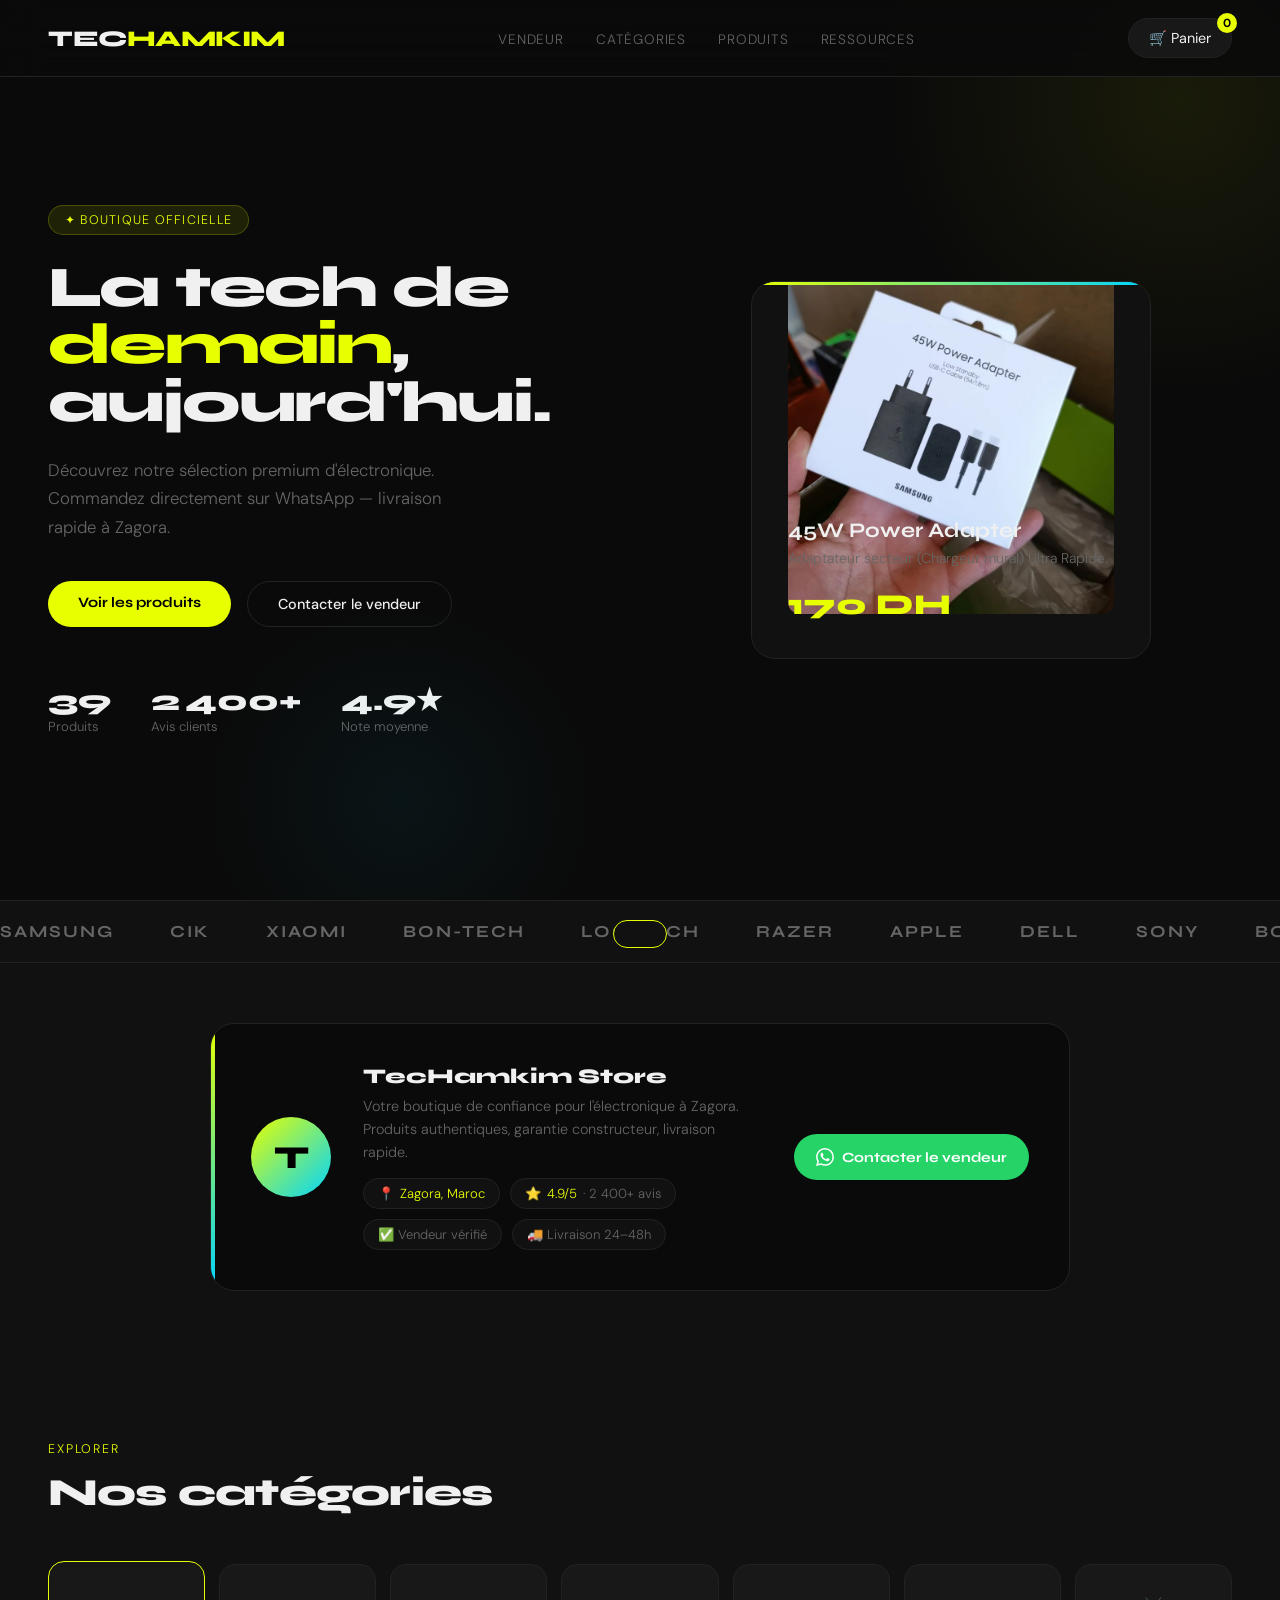
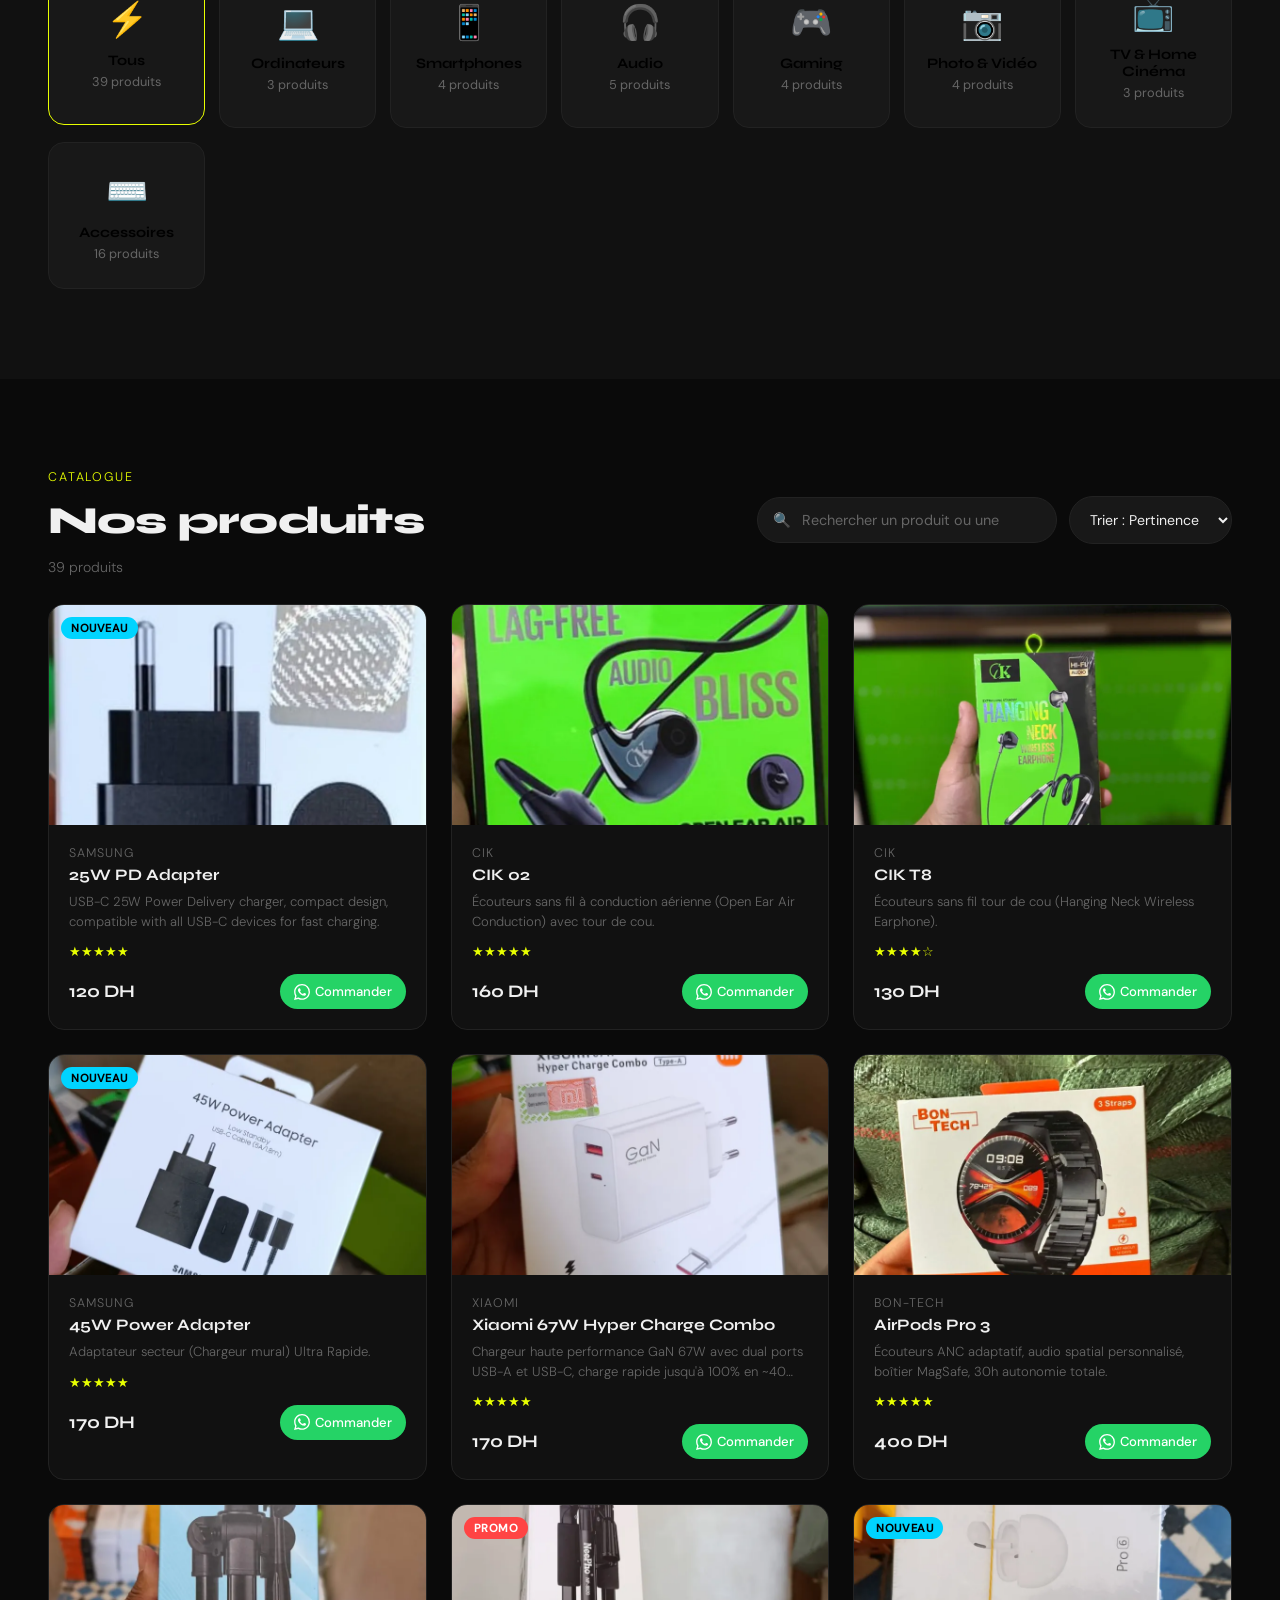
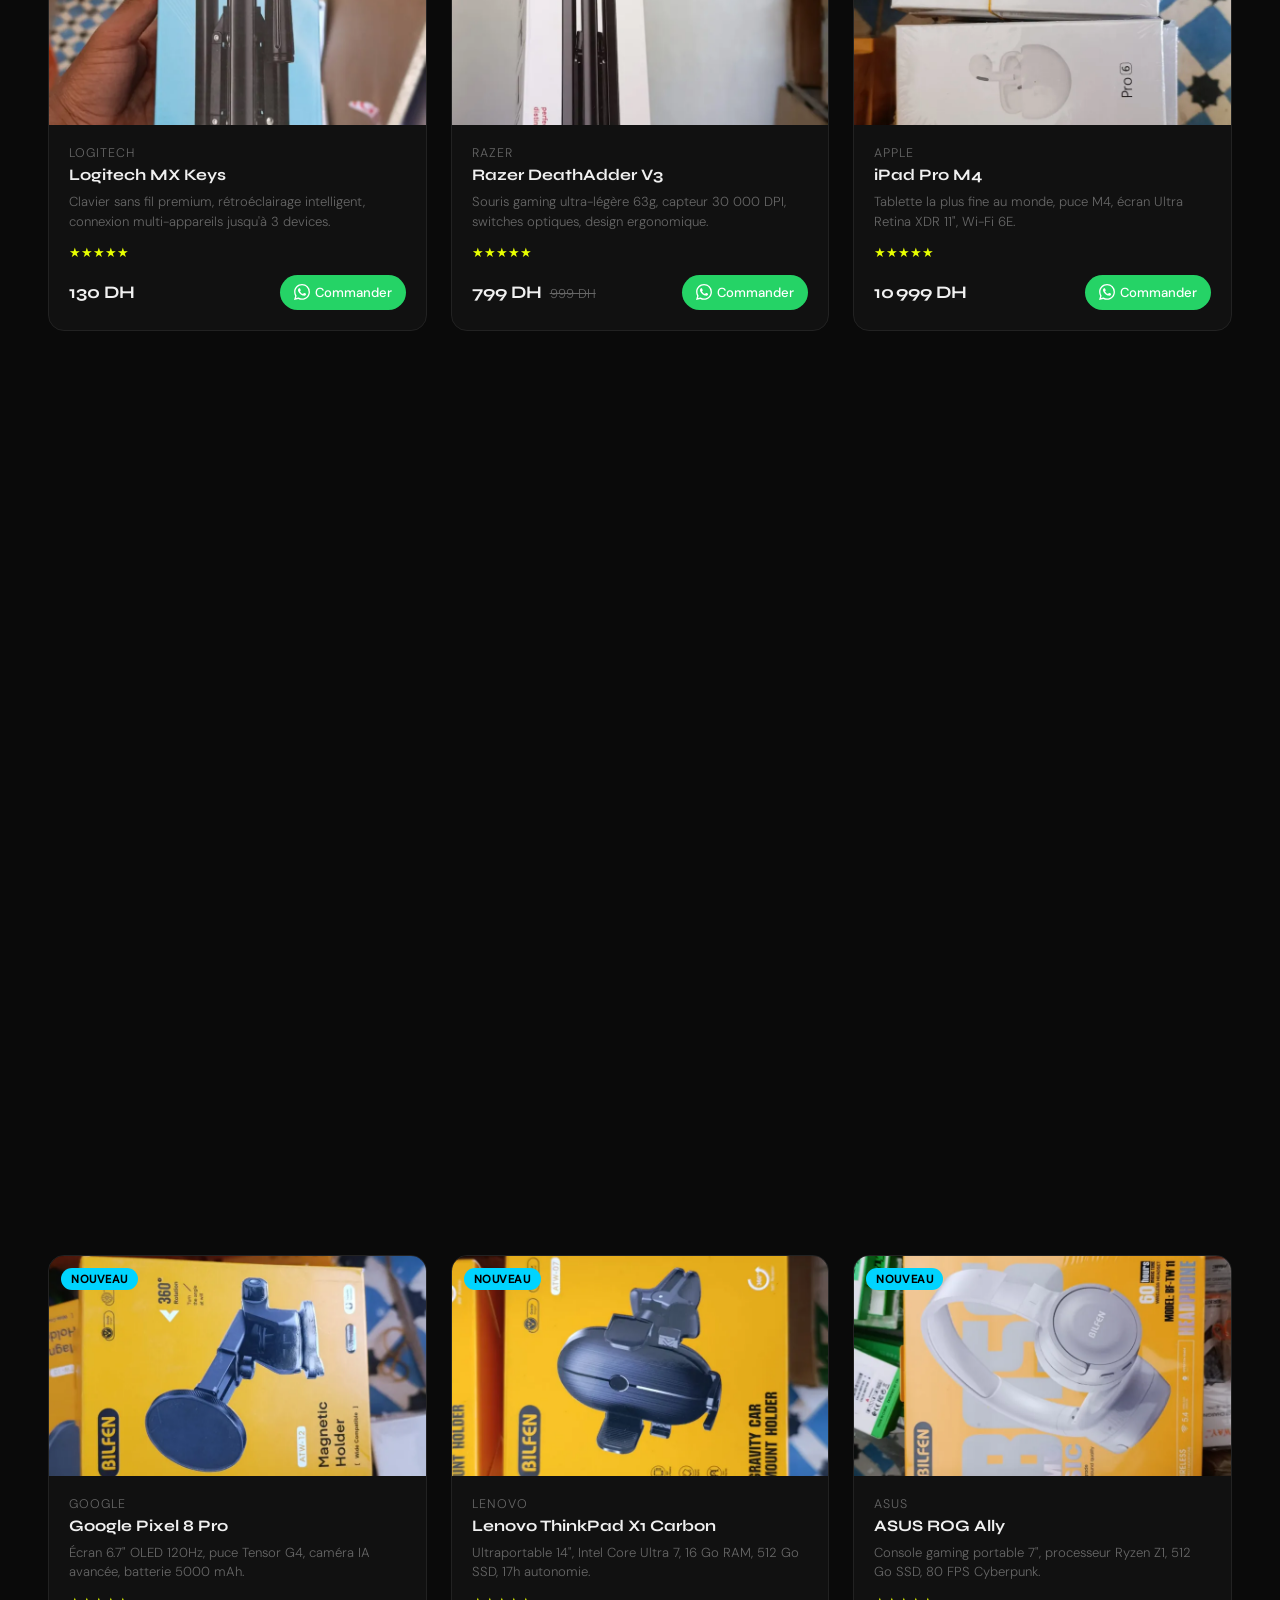
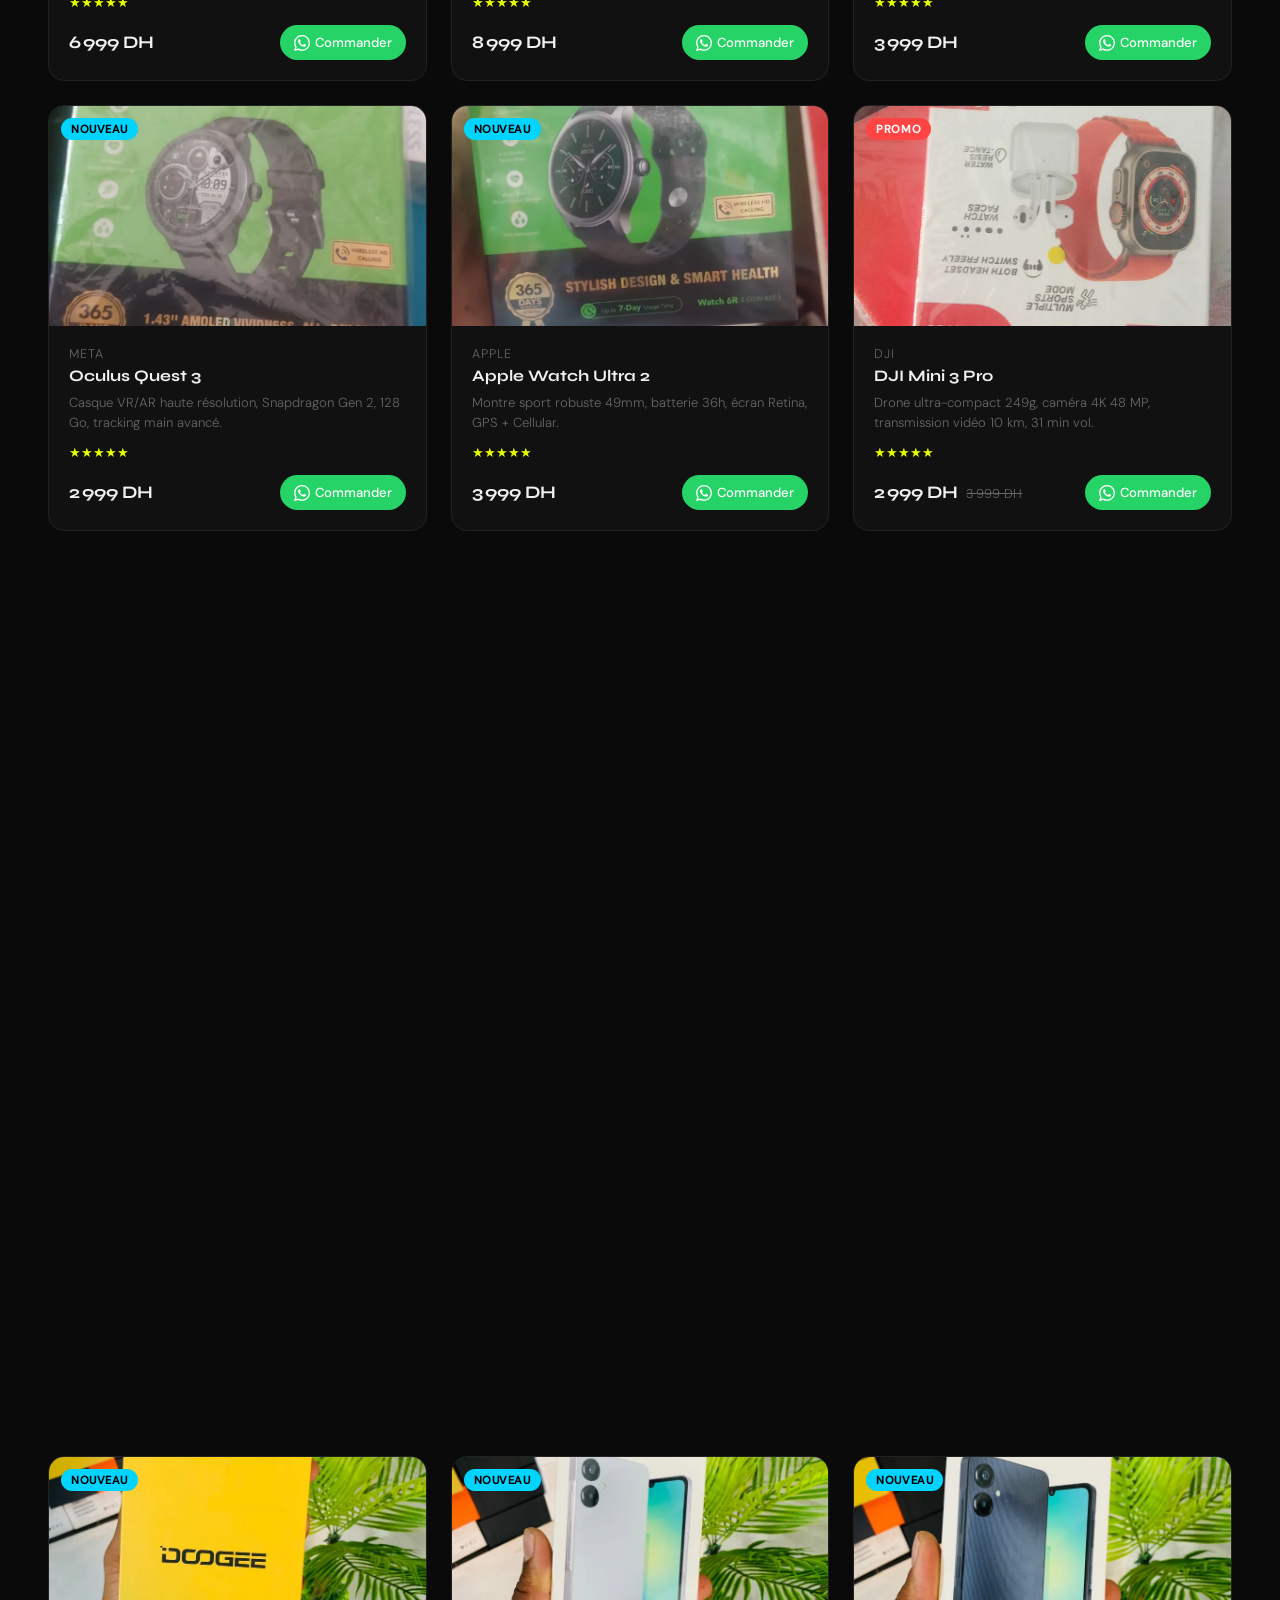
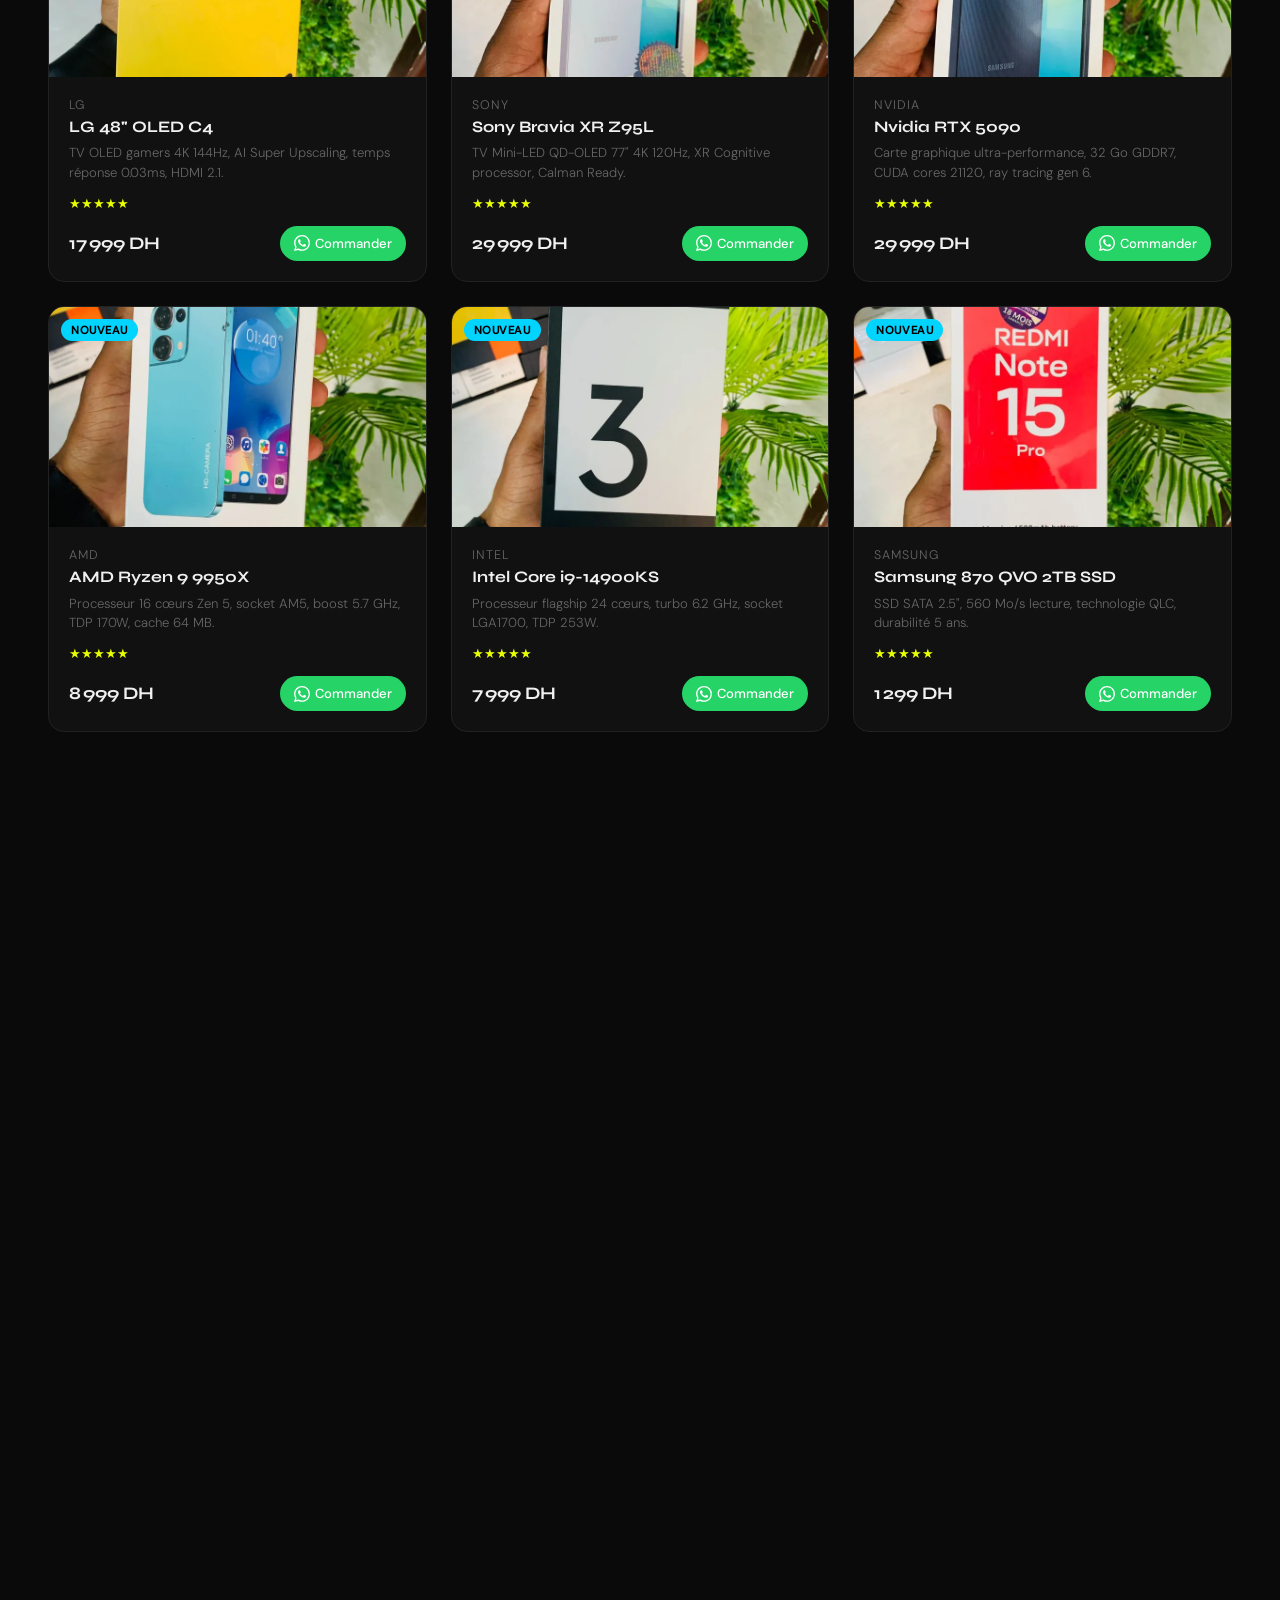
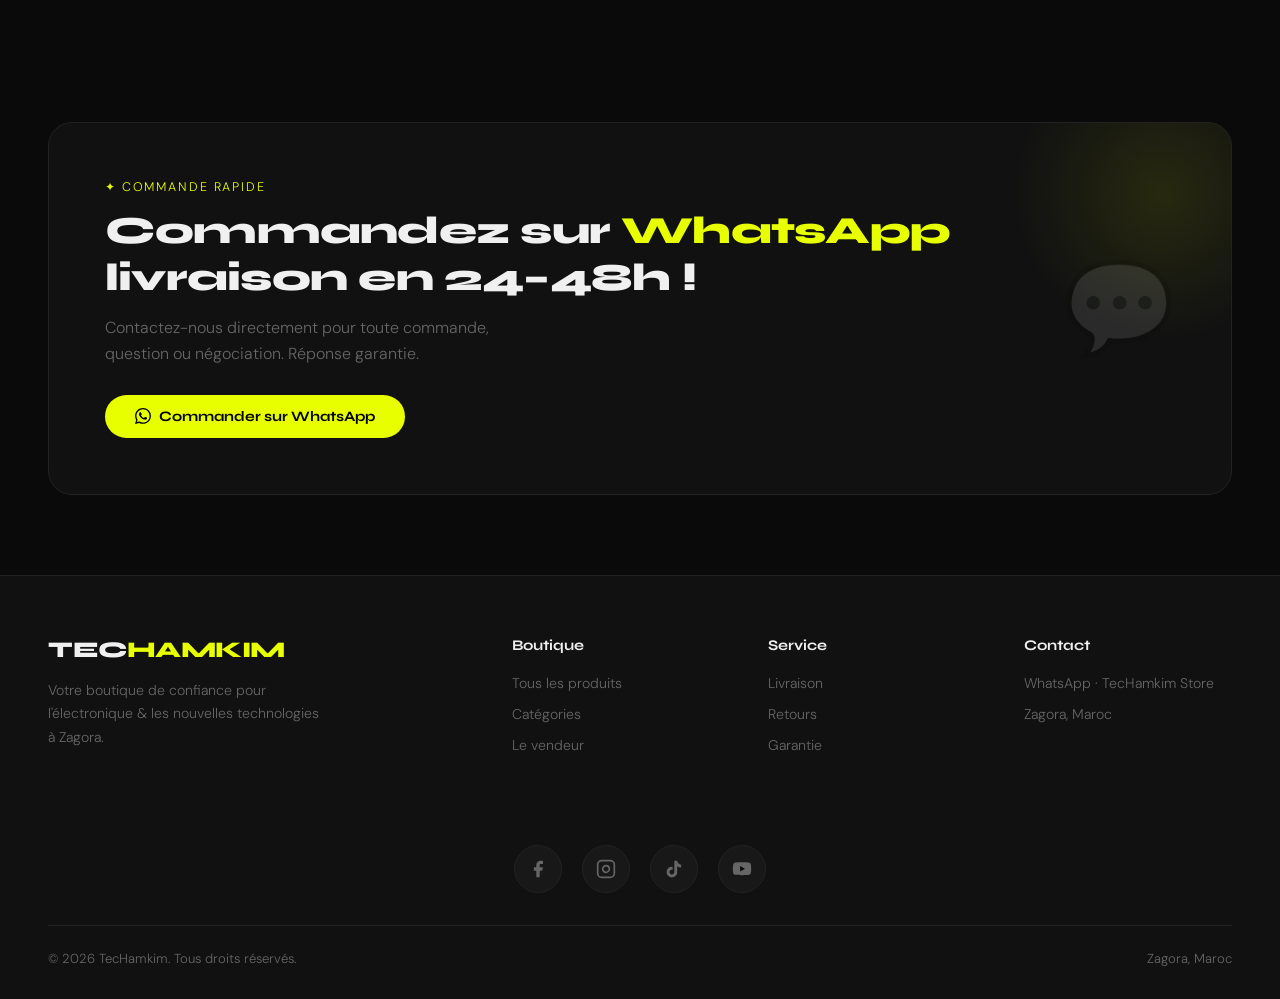
<file: index.html>
<!DOCTYPE html>
<html lang="fr">
<head>
  <meta charset="UTF-8" />
  <meta name="viewport" content="width=device-width, initial-scale=1.0"/>
  <!-- Google tag (gtag.js) -->
  <script async src="https://www.googletagmanager.com/gtag/js?id=G-9ZNH8Y6276"></script>
  <script>
    window.dataLayer = window.dataLayer || [];
    function gtag(){dataLayer.push(arguments);}
    gtag('js', new Date());

    gtag('config', 'G-9ZNH8Y6276');
  </script>
  <title>TecHamkim — Électronique & Innovation à Zagora</title>
  <meta name="description" content="TecHamkim Store — boutique d'électronique à Zagora, Maroc. Smartphones, ordinateurs, audio, gaming, TV et accessoires. Commandez directement sur WhatsApp, livraison 24-48h." />
  <meta name="theme-color" content="#0a0a0a" />
  <link rel="icon" href="data:image/svg+xml,%3Csvg xmlns='http://www.w3.org/2000/svg' viewBox='0 0 100 100'%3E%3Ctext y='.9em' font-size='90'%3E%E2%9A%A1%3C/text%3E%3C/svg%3E" />
  <meta property="og:type" content="website" />
  <meta property="og:title" content="TecHamkim — Électronique & Innovation" />
  <meta property="og:description" content="Boutique d'électronique à Zagora, Maroc. Smartphones, ordinateurs, audio, gaming, TV et accessoires. Commandez sur WhatsApp, livraison 24-48h." />
  <meta property="og:image" content="img/4.jpeg" />
  <meta name="twitter:card" content="summary_large_image" />
    <link rel="preload" as="font" type="font/woff2" href="fonts/syne-800.woff2" crossorigin />
  <link rel="preload" as="image" href="img/webp/4.webp" type="image/webp" fetchpriority="high" />
  <style>
@font-face { font-family:'Syne'; font-style:normal; font-weight:400; font-display:swap; src:url('fonts/syne-400.woff2') format('woff2'); }
@font-face { font-family:'Syne'; font-style:normal; font-weight:600; font-display:swap; src:url('fonts/syne-600.woff2') format('woff2'); }
@font-face { font-family:'Syne'; font-style:normal; font-weight:700; font-display:swap; src:url('fonts/syne-700.woff2') format('woff2'); }
@font-face { font-family:'Syne'; font-style:normal; font-weight:800; font-display:swap; src:url('fonts/syne-800.woff2') format('woff2'); }
@font-face { font-family:'DM Sans'; font-style:normal; font-weight:300; font-display:swap; src:url('fonts/dm-sans-300.woff2') format('woff2'); }
@font-face { font-family:'DM Sans'; font-style:normal; font-weight:400; font-display:swap; src:url('fonts/dm-sans-400.woff2') format('woff2'); }
@font-face { font-family:'DM Sans'; font-style:normal; font-weight:500; font-display:swap; src:url('fonts/dm-sans-500.woff2') format('woff2'); }

:root {
  --bg: #0a0a0a;
  --surface: #111111;
  --surface2: #181818;
  --border: #222222;
  --accent: #e8ff00;
  --accent2: #00d4ff;
  --text: #f0f0f0;
  --muted: #666666;
  --green: #25D366;
  --card-radius: 16px;
}
*, *::before, *::after { box-sizing: border-box; margin: 0; padding: 0; }
html { scroll-behavior: smooth; }
body { background: var(--bg); color: var(--text); font-family: 'DM Sans', sans-serif; font-weight: 300; overflow-x: hidden; }

/* ── NAV ── */
nav {
  position: fixed; top: 0; left: 0; right: 0; z-index: 100;
  display: flex; align-items: center; justify-content: space-between;
  padding: 18px 48px;
  background: rgba(10,10,10,0.9);
  backdrop-filter: blur(20px);
  border-bottom: 1px solid var(--border);
}
.logo { font-family: 'Syne', sans-serif; font-weight: 800; font-size: 1.4rem; letter-spacing: -0.02em; }
.logo span { color: var(--accent); }
.nav-links { display: flex; gap: 32px; list-style: none; }
.nav-links a { color: var(--muted); text-decoration: none; font-size: 0.85rem; letter-spacing: 0.06em; text-transform: uppercase; transition: color .2s; }
.nav-links a:hover { color: var(--text); }
.nav-actions { display: flex; gap: 12px; align-items: center; }
.cart-btn {
  position: relative; background: var(--surface2);
  border: 1px solid var(--border); color: var(--text);
  padding: 10px 20px; border-radius: 40px; cursor: pointer;
  font-family: 'DM Sans', sans-serif; font-size: 0.9rem;
  transition: border-color .2s;
}
.cart-btn:hover { border-color: var(--accent); }
.hamburger {
  display: none;
  background: var(--surface2); border: 1px solid var(--border); color: var(--text);
  width: 44px; height: 44px; border-radius: 50%;
  font-size: 1.2rem; cursor: pointer;
  align-items: center; justify-content: center;
}
.hamburger:hover { border-color: var(--accent); }
.cart-count {
  position: absolute; top: -6px; right: -6px;
  background: var(--accent); color: #000;
  font-weight: 700; font-size: 0.7rem;
  width: 20px; height: 20px; border-radius: 50%;
  display: flex; align-items: center; justify-content: center;
}

/* ── HERO ── */
.hero {
  min-height: 100vh;
  display: grid; grid-template-columns: 1fr 1fr;
  align-items: center; padding: 120px 48px 80px; gap: 60px;
  position: relative; overflow: hidden;
}
.hero::before { content: ''; position: absolute; top: -200px; right: -200px; width: 600px; height: 600px; background: radial-gradient(circle, rgba(232,255,0,0.07) 0%, transparent 70%); pointer-events: none; }
.hero::after  { content: ''; position: absolute; bottom: -100px; left: 200px; width: 400px; height: 400px; background: radial-gradient(circle, rgba(0,212,255,0.05) 0%, transparent 70%); pointer-events: none; }
.hero-tag { display: inline-block; background: rgba(232,255,0,0.1); color: var(--accent); padding: 6px 16px; border-radius: 40px; font-size: 0.78rem; letter-spacing: 0.1em; text-transform: uppercase; margin-bottom: 24px; border: 1px solid rgba(232,255,0,0.2); }
.hero h1 { font-family: 'Syne', sans-serif; font-size: clamp(2.8rem, 4.5vw, 5rem); font-weight: 800; line-height: 1.0; letter-spacing: -0.03em; margin-bottom: 24px; }
.hero h1 em { color: var(--accent); font-style: normal; }
.hero p { color: var(--muted); font-size: 1.05rem; line-height: 1.7; max-width: 440px; margin-bottom: 40px; }
.hero-cta { display: flex; gap: 16px; flex-wrap: wrap; }
.btn-primary { background: var(--accent); color: #000; padding: 13px 30px; border-radius: 40px; font-family: 'Syne', sans-serif; font-weight: 700; font-size: 0.9rem; cursor: pointer; border: none; transition: transform .2s, box-shadow .2s; text-decoration: none; display: inline-block; }
.btn-primary:hover { transform: translateY(-2px); box-shadow: 0 8px 32px rgba(232,255,0,0.25); }
.btn-ghost { background: transparent; color: var(--text); padding: 13px 30px; border-radius: 40px; font-family: 'DM Sans', sans-serif; font-weight: 500; font-size: 0.9rem; cursor: pointer; border: 1px solid var(--border); transition: border-color .2s; text-decoration: none; display: inline-block; }
.btn-ghost:hover { border-color: var(--text); }
.stats-row { display: flex; gap: 40px; margin-top: 56px; }
.stat-num { font-family: 'Syne', sans-serif; font-size: 1.8rem; font-weight: 800; }
.stat-label { color: var(--muted); font-size: 0.82rem; }
.hero-visual { display: flex; justify-content: center; }
.product-showcase { width: 100%; max-width: 400px; background: var(--surface); border: 1px solid var(--border); border-radius: 24px; padding: 36px; position: relative; overflow: hidden; }
.product-showcase::before { content: ''; position: absolute; top: 0; left: 0; right: 0; height: 3px; background: linear-gradient(90deg, var(--accent), var(--accent2)); }
.showcase-img { width: 100%; height: 180px; object-fit: cover; border-radius: 12px; margin-bottom: 20px; }
.showcase-img-placeholder { width: 100%; height: 180px; background: var(--surface2); border-radius: 12px; display: flex; align-items: center; justify-content: center; font-size: 72px; margin-bottom: 20px; }

/* ── SELLER CARD ── */
.seller-section { padding: 60px 48px; background: var(--surface); }
.seller-card {
  max-width: 860px; margin: 0 auto;
  background: var(--bg); border: 1px solid var(--border);
  border-radius: 24px; padding: 40px;
  display: grid; grid-template-columns: auto 1fr auto;
  align-items: center; gap: 32px;
  position: relative; overflow: hidden;
}
.seller-card::before { content: ''; position: absolute; left: 0; top: 0; bottom: 0; width: 4px; background: linear-gradient(180deg, var(--accent), var(--accent2)); }
.seller-avatar {
  width: 80px; height: 80px; border-radius: 50%;
  background: linear-gradient(135deg, var(--accent), var(--accent2));
  display: flex; align-items: center; justify-content: center;
  font-size: 2rem; font-weight: 800; font-family: 'Syne', sans-serif;
  color: #000; flex-shrink: 0; overflow: hidden;
}
.seller-avatar img { width: 100%; height: 100%; object-fit: cover; }
.seller-info h3 { font-family: 'Syne', sans-serif; font-weight: 800; font-size: 1.3rem; margin-bottom: 6px; }
.seller-info p { color: var(--muted); font-size: 0.9rem; line-height: 1.6; }
.seller-meta { display: flex; flex-wrap: wrap; gap: 10px; margin-top: 14px; }
.seller-badge { display: flex; align-items: center; gap: 6px; background: var(--surface); border: 1px solid var(--border); padding: 6px 14px; border-radius: 30px; font-size: 0.82rem; color: var(--muted); }
.seller-badge span { color: var(--accent); }
.seller-wa-btn {
  background: var(--green); color: #fff;
  padding: 14px 22px; border-radius: 40px; border: none;
  font-family: 'Syne', sans-serif; font-weight: 700; font-size: 0.88rem;
  cursor: pointer; display: flex; align-items: center; gap: 8px;
  white-space: nowrap; transition: transform .2s, box-shadow .2s;
  text-decoration: none;
}
.seller-wa-btn:hover { transform: translateY(-2px); box-shadow: 0 8px 24px rgba(37,211,102,0.3); }

/* ── SECTIONS ── */
section.main-section { padding: 90px 48px; }
.section-label { color: var(--accent); font-size: 0.78rem; letter-spacing: 0.15em; text-transform: uppercase; margin-bottom: 12px; }
.section-title { font-family: 'Syne', sans-serif; font-size: clamp(1.8rem, 3vw, 2.8rem); font-weight: 800; letter-spacing: -0.02em; margin-bottom: 48px; }

/* ── CATEGORIES ── */
.cat-grid { display: grid; grid-template-columns: repeat(auto-fit, minmax(140px, 1fr)); gap: 14px; }
.cat-card { background: var(--surface2); border: 1px solid var(--border); border-radius: var(--card-radius); padding: 26px 18px; cursor: pointer; transition: border-color .2s, transform .2s; text-align: center; font-family: inherit; }
.cat-card:hover, .cat-card.active { border-color: var(--accent); transform: translateY(-3px); }
.cat-icon { font-size: 34px; margin-bottom: 10px; }
.cat-name { font-family: 'Syne', sans-serif; font-weight: 700; font-size: 0.9rem; margin-bottom: 4px; }
.cat-count { color: var(--muted); font-size: 0.8rem; }

/* ── SEARCH BAR ── */
.search-wrap { position: relative; display: flex; align-items: center; }
.search-icon { position: absolute; left: 16px; font-size: 0.9rem; opacity: 0.7; pointer-events: none; }
.search-input {
  background: var(--surface2); border: 1px solid var(--border); color: var(--text);
  border-radius: 40px; padding: 13px 40px 13px 44px; font-size: 0.9rem;
  font-family: 'DM Sans', sans-serif; width: 300px; max-width: 100%;
  transition: border-color .2s, width .25s;
}
.search-input::placeholder { color: var(--muted); }
.search-input:focus { outline: none; border-color: var(--accent); width: 340px; }
.search-clear {
  position: absolute; right: 10px; background: var(--surface); border: 1px solid var(--border);
  color: var(--muted); width: 26px; height: 26px; border-radius: 50%;
  cursor: pointer; font-size: 0.72rem; display: none; align-items: center; justify-content: center;
}
.search-clear:hover { color: var(--text); border-color: var(--accent); }
.sort-select {
  background: var(--surface2); border: 1px solid var(--border); color: var(--text);
  border-radius: 40px; padding: 13px 16px; font-size: 0.88rem;
  font-family: 'DM Sans', sans-serif; cursor: pointer; transition: border-color .2s;
}
.sort-select:focus { outline: none; border-color: var(--accent); }
.sort-select option { background: var(--surface2); color: var(--text); }
.no-results { grid-column: 1 / -1; text-align: center; padding: 80px 20px; color: var(--muted); font-size: 1rem; }

/* ── PRODUCTS GRID ── */
.products-grid { display: grid; grid-template-columns: repeat(3, 1fr); gap: 24px; }

/* ── PRODUCT CARD ── */
.product-card { background: var(--surface); border: 1px solid var(--border); border-radius: var(--card-radius); overflow: hidden; transition: transform .25s, box-shadow .25s; cursor: pointer; }
.product-card:hover { transform: translateY(-6px); border-color: var(--accent); box-shadow: 0 0 0 1px rgba(232,255,0,0.35), 0 0 26px rgba(232,255,0,0.16), 0 0 52px rgba(0,212,255,0.10), 0 24px 60px rgba(0,0,0,0.55); }
.product-img-wrap { position: relative; height: 220px; background: var(--surface2); overflow: hidden; }
.product-img-wrap picture { display: block; width: 100%; height: 100%; }
.product-img-wrap img { width: 100%; height: 100%; object-fit: cover; transition: transform .4s; }
.product-card:hover .product-img-wrap img { transform: scale(1.05); }
.product-img-placeholder { width: 100%; height: 100%; display: flex; align-items: center; justify-content: center; font-size: 64px; }
.badge { position: absolute; top: 12px; left: 12px; font-size: 0.7rem; font-weight: 700; letter-spacing: 0.05em; padding: 4px 10px; border-radius: 20px; text-transform: uppercase; }
.badge.new  { background: var(--accent2); color: #000; }
.badge.sale { background: #ff4444; color: #fff; }
.quick-view-btn { position: absolute; bottom: 12px; right: 12px; background: rgba(10,10,10,0.85); border: 1px solid var(--border); color: var(--text); padding: 7px 14px; border-radius: 30px; font-size: 0.78rem; cursor: pointer; opacity: 0; transition: opacity .2s; }
.product-card:hover .quick-view-btn { opacity: 1; }
.product-body { padding: 20px; }
.product-brand { color: var(--muted); font-size: 0.78rem; text-transform: uppercase; letter-spacing: 0.08em; margin-bottom: 4px; }
.product-name { font-family: 'Syne', sans-serif; font-weight: 700; font-size: 1rem; margin-bottom: 6px; line-height: 1.3; }
.product-desc { color: var(--muted); font-size: 0.82rem; margin-bottom: 12px; line-height: 1.5; display: -webkit-box; -webkit-line-clamp: 2; -webkit-box-orient: vertical; overflow: hidden; }
.product-rating { color: var(--accent); font-size: 0.82rem; margin-bottom: 14px; }
.product-footer { display: flex; align-items: center; justify-content: space-between; gap: 8px; }
.price-wrap { display: flex; align-items: baseline; gap: 8px; flex-wrap: wrap; }
.product-price { font-family: 'Syne', sans-serif; font-weight: 700; font-size: 1.1rem; }
.product-old { color: var(--muted); text-decoration: line-through; font-size: 0.8rem; }
.wa-order-btn { background: var(--green); color: #fff; border: none; padding: 9px 14px; border-radius: 30px; cursor: pointer; font-size: 0.82rem; font-family: 'DM Sans', sans-serif; font-weight: 500; display: flex; align-items: center; gap: 5px; transition: transform .15s, box-shadow .15s; white-space: nowrap; flex-shrink: 0; }
.wa-order-btn:hover { transform: translateY(-1px); box-shadow: 0 4px 16px rgba(37,211,102,0.35); }

/* ── PRODUCT MODAL ── */
.modal-overlay { position: fixed; inset: 0; background: rgba(0,0,0,0.82); z-index: 300; opacity: 0; pointer-events: none; transition: opacity .3s; display: flex; align-items: center; justify-content: center; padding: 24px; }
.modal-overlay.open { opacity: 1; pointer-events: all; }
.modal { background: var(--surface); border: 1px solid var(--border); border-radius: 24px; max-width: 780px; width: 100%; max-height: 90vh; overflow-y: auto; transform: scale(0.92) translateY(20px); transition: transform .3s cubic-bezier(.4,0,.2,1); position: relative; }
.modal-overlay.open .modal { transform: scale(1) translateY(0); }
.modal-img { width: 100%; height: 320px; object-fit: cover; border-radius: 24px 24px 0 0; display: block; }
.modal-img-wrap picture { display: block; }
.modal-img-placeholder { width: 100%; height: 320px; background: var(--surface2); border-radius: 24px 24px 0 0; display: flex; align-items: center; justify-content: center; font-size: 96px; }
.modal-body { padding: 32px; }
.modal-brand { color: var(--muted); font-size: 0.82rem; text-transform: uppercase; letter-spacing: 0.1em; margin-bottom: 8px; }
.modal-name { font-family: 'Syne', sans-serif; font-size: 1.8rem; font-weight: 800; letter-spacing: -0.02em; margin-bottom: 12px; }
.modal-desc { color: var(--muted); line-height: 1.7; margin-bottom: 24px; font-size: 0.95rem; }
.modal-price-row { display: flex; align-items: center; gap: 16px; margin-bottom: 28px; flex-wrap: wrap; }
.modal-price { font-family: 'Syne', sans-serif; font-size: 2rem; font-weight: 800; color: var(--accent); }
.modal-old { color: var(--muted); text-decoration: line-through; font-size: 1.1rem; }
.modal-actions { display: flex; gap: 12px; flex-wrap: wrap; }
.modal-wa-btn { background: var(--green); color: #fff; border: none; padding: 14px 26px; border-radius: 40px; cursor: pointer; font-family: 'Syne', sans-serif; font-weight: 700; font-size: 0.92rem; display: flex; align-items: center; gap: 8px; transition: transform .2s, box-shadow .2s; }
.modal-wa-btn:hover { transform: translateY(-2px); box-shadow: 0 8px 24px rgba(37,211,102,0.35); }
.modal-close { position: absolute; top: 16px; right: 16px; background: rgba(10,10,10,0.75); border: 1px solid var(--border); color: var(--text); width: 38px; height: 38px; border-radius: 50%; cursor: pointer; font-size: 1rem; display: flex; align-items: center; justify-content: center; z-index: 1; }
.modal-specs { margin-top: 24px; padding-top: 24px; border-top: 1px solid var(--border); }
.modal-specs h4 { font-family: 'Syne', sans-serif; font-weight: 700; margin-bottom: 14px; }
.specs-grid { display: grid; grid-template-columns: 1fr 1fr; gap: 10px; }
.spec-item { background: var(--surface2); border-radius: 10px; padding: 12px 16px; }
.spec-key { color: var(--muted); font-size: 0.76rem; text-transform: uppercase; letter-spacing: 0.06em; margin-bottom: 3px; }
.spec-val { font-size: 0.9rem; font-weight: 500; }

/* ── PROMO BANNER ── */
.promo-banner { margin: 0 48px 80px; background: var(--surface); border: 1px solid var(--border); border-radius: 24px; padding: 56px; display: grid; grid-template-columns: 1fr auto; align-items: center; gap: 40px; position: relative; overflow: hidden; }
.promo-banner::before { content: ''; position: absolute; right: -80px; top: -80px; width: 300px; height: 300px; background: radial-gradient(circle, rgba(232,255,0,0.1), transparent 70%); pointer-events: none; }
.promo-tag { color: var(--accent); font-size: 0.78rem; letter-spacing: 0.15em; text-transform: uppercase; margin-bottom: 12px; }
.promo-title { font-family: 'Syne', sans-serif; font-size: clamp(1.8rem, 3vw, 2.4rem); font-weight: 800; letter-spacing: -0.02em; margin-bottom: 14px; }
.promo-title em { color: var(--accent); font-style: normal; }
.promo-sub { color: var(--muted); max-width: 400px; line-height: 1.6; margin-bottom: 28px; }

/* ── CART DRAWER ── */
.cart-overlay { position: fixed; inset: 0; background: rgba(0,0,0,0.7); z-index: 200; opacity: 0; pointer-events: none; transition: opacity .3s; }
.cart-overlay.open { opacity: 1; pointer-events: all; }
.cart-drawer { position: fixed; top: 0; right: 0; bottom: 0; width: 400px; background: var(--surface); border-left: 1px solid var(--border); z-index: 201; padding: 32px; display: flex; flex-direction: column; transform: translateX(100%); transition: transform .3s cubic-bezier(.4,0,.2,1); }
.cart-drawer.open { transform: translateX(0); }
.cart-header { display: flex; justify-content: space-between; align-items: center; margin-bottom: 28px; }
.cart-header h2 { font-family: 'Syne', sans-serif; font-size: 1.3rem; font-weight: 800; }
.close-btn { background: var(--surface2); border: 1px solid var(--border); color: var(--text); width: 36px; height: 36px; border-radius: 50%; cursor: pointer; font-size: 1rem; }
.cart-items { flex: 1; overflow-y: auto; }
.cart-item { display: flex; gap: 14px; padding: 14px 0; border-bottom: 1px solid var(--border); align-items: center; }
.cart-item-img { width: 56px; height: 56px; border-radius: 10px; background: var(--surface2); overflow: hidden; flex-shrink: 0; display: flex; align-items: center; justify-content: center; font-size: 28px; }
.cart-item-img img { width: 100%; height: 100%; object-fit: cover; }
.cart-item-info { flex: 1; min-width: 0; }
.cart-item-name { font-family: 'Syne', sans-serif; font-weight: 600; font-size: 0.88rem; margin-bottom: 3px; white-space: nowrap; overflow: hidden; text-overflow: ellipsis; }
.cart-item-price { color: var(--accent); font-weight: 600; font-size: 0.88rem; }
.cart-item-qty { display: flex; align-items: center; gap: 8px; margin-top: 6px; }
.qty-btn { background: var(--surface); border: 1px solid var(--border); color: var(--text); width: 24px; height: 24px; border-radius: 6px; cursor: pointer; font-size: 0.8rem; }
.qty-num { font-size: 0.82rem; min-width: 18px; text-align: center; }
.remove-btn { background: none; border: none; color: var(--muted); cursor: pointer; font-size: 1rem; transition: color .2s; flex-shrink: 0; }
.remove-btn:hover { color: #ff4444; }
.cart-footer { margin-top: 20px; }
.cart-total { display: flex; justify-content: space-between; padding: 16px 0; border-top: 1px solid var(--border); margin-bottom: 12px; }
.cart-total span:last-child { font-family: 'Syne', sans-serif; font-weight: 800; font-size: 1.2rem; color: var(--accent); }
.cart-wa-btn { width: 100%; background: var(--green); color: #fff; border: none; padding: 14px; border-radius: 40px; font-family: 'Syne', sans-serif; font-weight: 700; font-size: 0.95rem; cursor: pointer; display: flex; align-items: center; justify-content: center; gap: 8px; transition: transform .2s, box-shadow .2s; }
.cart-wa-btn:hover { transform: translateY(-2px); box-shadow: 0 6px 20px rgba(37,211,102,0.3); }
.empty-cart { text-align: center; padding: 60px 0; color: var(--muted); }
.empty-cart .empty-icon { font-size: 48px; margin-bottom: 16px; }

/* ── FOOTER ── */
footer { background: var(--surface); border-top: 1px solid var(--border); padding: 60px 48px 32px; }
.footer-grid { display: grid; grid-template-columns: 2fr 1fr 1fr 1fr; gap: 48px; margin-bottom: 48px; }
.footer-brand p { color: var(--muted); font-size: 0.88rem; line-height: 1.7; margin-top: 16px; max-width: 280px; }
.footer-col h4 { font-family: 'Syne', sans-serif; font-weight: 700; font-size: 0.92rem; margin-bottom: 18px; }
.footer-col ul { list-style: none; }
.footer-col li { margin-bottom: 10px; }
.footer-col a { color: var(--muted); text-decoration: none; font-size: 0.88rem; transition: color .2s; }
.footer-col a:hover { color: var(--text); }
.footer-bottom { border-top: 1px solid var(--border); padding-top: 24px; display: flex; justify-content: space-between; align-items: center; }
.footer-bottom p { color: var(--muted); font-size: 0.82rem; }

/* ── FOOTER SOCIAL ICONS ── */
.footer-social {
  display: flex;
  justify-content: center;
  align-items: center;
  gap: 20px;
  padding: 32px 0;
  margin-top: 8px;
}
.social-icon {
  display: flex;
  align-items: center;
  justify-content: center;
  width: 48px;
  height: 48px;
  border-radius: 50%;
  background: var(--surface2);
  border: 1px solid var(--border);
  color: var(--muted);
  transition: all 0.3s ease;
}
.social-icon svg {
  width: 20px;
  height: 20px;
}
.social-icon:hover {
  background: var(--accent);
  border-color: var(--accent);
  color: #000;
  transform: translateY(-4px);
  box-shadow: 0 8px 24px rgba(232, 255, 0, 0.25);
}

/* ── TOAST ── */
.toast { position: fixed; bottom: 32px; left: 50%; transform: translateX(-50%) translateY(80px); background: var(--surface); border: 1px solid var(--accent); color: var(--text); padding: 13px 26px; border-radius: 40px; font-size: 0.88rem; z-index: 400; transition: transform .3s cubic-bezier(.4,0,.2,1); white-space: nowrap; }
.toast.show { transform: translateX(-50%) translateY(0); }

@keyframes fadeUp { from { opacity: 0; transform: translateY(30px); } to { opacity: 1; transform: translateY(0); } }

/* ── SCROLL REVEAL ── */
.reveal { opacity: 0; transform: translateY(28px); transition: opacity .6s ease, transform .6s ease; }
.reveal.visible { opacity: 1; transform: translateY(0); }

/* ── MARQUEE ── */
.marquee { overflow: hidden; background: var(--surface); border-block: 1px solid var(--border); padding: 20px 0; }
.marquee-track { display: flex; gap: 56px; width: max-content; animation: marquee 28s linear infinite; }
.marquee-track span { font-family: 'Syne', sans-serif; font-weight: 700; font-size: 1.05rem; letter-spacing: 0.12em; text-transform: uppercase; color: var(--muted); white-space: nowrap; }
.marquee:hover .marquee-track { animation-play-state: paused; }
@keyframes marquee { to { transform: translateX(-50%); } }

/* ── SHINE SWEEP ── */
.btn-primary, .wa-order-btn, .modal-wa-btn, .cart-wa-btn, .seller-wa-btn {
  position: relative; overflow: hidden;
}
.btn-primary::after, .wa-order-btn::after, .modal-wa-btn::after, .cart-wa-btn::after, .seller-wa-btn::after {
  content: ''; position: absolute; top: 0; left: -75%; width: 50%; height: 100%;
  background: linear-gradient(100deg, transparent, rgba(255,255,255,0.35), transparent);
  transform: skewX(-20deg); pointer-events: none;
}
.btn-primary:hover::after, .wa-order-btn:hover::after, .modal-wa-btn:hover::after, .cart-wa-btn:hover::after, .seller-wa-btn:hover::after {
  animation: shine .85s ease;
}
@keyframes shine { from { left: -75%; } to { left: 130%; } }

@media (prefers-reduced-motion: reduce) {
  .reveal, .marquee-track { opacity: 1; transform: none; animation: none; transition: none; }
  *, *::before, *::after { animation-duration: .01ms !important; transition-duration: .01ms !important; }
}

/* ── MOBILE ── */
@media (max-width: 900px) {
  nav { padding: 16px 20px; }
  .hamburger { display: flex; }
  .nav-links {
    display: flex; flex-direction: column; align-items: center;
    position: absolute; top: 100%; left: 0; right: 0;
    background: rgba(10,10,10,0.97);
    backdrop-filter: blur(20px);
    padding: 28px 20px; gap: 24px;
    border-bottom: 1px solid var(--border);
    transform: translateY(-120%); opacity: 0; visibility: hidden;
    transition: transform .35s cubic-bezier(.4,0,.2,1), opacity .35s, visibility .35s;
  }
  .nav-links.open { transform: translateY(0); opacity: 1; visibility: visible; }
  .nav-links a { font-size: 1rem; }
  .hero { grid-template-columns: 1fr; padding: 100px 20px 60px; }
  .hero-visual { display: none; }
  section.main-section { padding: 60px 20px; }
  .seller-section { padding: 40px 20px; }
  .seller-card { grid-template-columns: 1fr; text-align: center; padding: 28px 20px; }
  .seller-card::before { display: none; }
  .seller-avatar { margin: 0 auto; }
  .cat-grid { grid-template-columns: repeat(3, 1fr); }
  .products-grid { grid-template-columns: repeat(2, 1fr); gap: 14px; }
  .search-wrap { width: 100%; }
  .search-input, .search-input:focus { width: 100%; }
  .sort-select { flex: 1; min-width: 0; }
  .promo-banner { margin: 0 20px 60px; padding: 36px 28px; grid-template-columns: 1fr; }
  footer { padding: 48px 20px 24px; }
  .footer-grid { grid-template-columns: 1fr 1fr; gap: 28px; }
  .cart-drawer { width: 100%; }
  .specs-grid { grid-template-columns: 1fr; }
}
@media (max-width: 560px) {
  .cat-grid { grid-template-columns: repeat(2, 1fr); }
  .products-grid { grid-template-columns: 1fr; }
}</style>
</head>
<body>

<!-- ══ NAV ══ -->
<nav>
  <div class="logo">TEC<span>HAMKIM</span></div>
  <ul class="nav-links" id="navLinks">
    <li><a href="#vendeur" onclick="closeMenu()">Vendeur</a></li>
    <li><a href="#categories" onclick="closeMenu()">Catégories</a></li>
    <li><a href="#products" onclick="closeMenu()">Produits</a></li>
    <li><a href="ressources.html">Ressources</a></li>
  </ul>
  <div class="nav-actions">
    <button type="button" class="cart-btn" onclick="openCart()">
      🛒 Panier <span class="cart-count" id="cartCount">0</span>
    </button>
    <button type="button" class="hamburger" id="hamburger" onclick="toggleMenu()" aria-label="Ouvrir le menu" aria-expanded="false" aria-controls="navLinks">☰</button>
  </div>
</nav>

<!-- ══ HERO ══ -->
<section class="hero">
  <div>
    <div class="hero-tag">✦ Boutique officielle</div>
    <h1>La tech de<br/><em>demain</em>,<br/>aujourd'hui.</h1>
    <p>Découvrez notre sélection premium d'électronique. Commandez directement sur WhatsApp — livraison rapide à Zagora.</p>
    <div class="hero-cta">
      <a href="#products" class="btn-primary">Voir les produits</a>
      <a href="#vendeur" class="btn-ghost">Contacter le vendeur</a>
    </div>
    <div class="stats-row">
      <div><div class="stat-num" id="statProducts">0</div><div class="stat-label">Produits</div></div>
      <div><div class="stat-num" id="statAvis" data-count="2400" data-suffix="+">0</div><div class="stat-label">Avis clients</div></div>
      <div><div class="stat-num" id="statRating" data-count="4.9" data-decimals="1" data-suffix="★">0</div><div class="stat-label">Note moyenne</div></div>
    </div>
  </div>
  <div class="hero-visual">
    <div class="product-showcase">
      <div style="position:absolute;top:0;left:0;right:0;height:3px;background:linear-gradient(90deg,var(--accent),var(--accent2));border-radius:24px 24px 0 0;"></div>
      <div class="showcase-img-placeholder" id="heroShowcaseImg"></div>
      <div id="heroShowcaseName" style="font-family:'Syne',sans-serif;font-weight:700;font-size:1.3rem;margin-bottom:6px;"></div>
      <div id="heroShowcaseDesc" style="color:var(--muted);font-size:0.88rem;margin-bottom:20px;"></div>
      <div id="heroShowcasePrice" style="font-family:'Syne',sans-serif;font-weight:800;font-size:1.8rem;color:var(--accent);"></div>
    </div>
  </div>
</section>

<!-- ══ MARQUEE ══ -->
<div class="marquee" aria-hidden="true">
  <div class="marquee-track" id="marqueeTrack"></div>
</div>

<!-- ══ SELLER ══ -->
<section class="seller-section" id="vendeur">
  <div class="seller-card">
    <div class="seller-avatar" id="sellerAvatar">T</div>
    <div class="seller-info">
      <h3 id="sellerName">TecHamkim Store</h3>
      <p id="sellerDesc">Votre boutique de confiance pour l'électronique à Zagora.</p>
      <div class="seller-meta">
        <div class="seller-badge">📍 <span id="sellerCity">Zagora, Maroc</span></div>
        <div class="seller-badge">⭐ <span>4.9/5</span> · 2 400+ avis</div>
        <div class="seller-badge">✅ Vendeur vérifié</div>
        <div class="seller-badge">🚚 Livraison 24–48h</div>
      </div>
    </div>
    <a id="sellerWaLink" href="#" target="_blank" rel="noopener" class="seller-wa-btn" onclick="contactSellerWhatsApp(event)">
      <svg width="18" height="18" viewBox="0 0 24 24" fill="currentColor"><path d="M17.472 14.382c-.297-.149-1.758-.867-2.03-.967-.273-.099-.471-.148-.67.15-.197.297-.767.966-.94 1.164-.173.199-.347.223-.644.075-.297-.15-1.255-.463-2.39-1.475-.883-.788-1.48-1.761-1.653-2.059-.173-.297-.018-.458.13-.606.134-.133.298-.347.446-.52.149-.174.198-.298.298-.497.099-.198.05-.371-.025-.52-.075-.149-.669-1.612-.916-2.207-.242-.579-.487-.5-.669-.51-.173-.008-.371-.01-.57-.01-.198 0-.52.074-.792.372-.272.297-1.04 1.016-1.04 2.479 0 1.462 1.065 2.875 1.213 3.074.149.198 2.096 3.2 5.077 4.487.709.306 1.262.489 1.694.625.712.227 1.36.195 1.871.118.571-.085 1.758-.719 2.006-1.413.248-.694.248-1.289.173-1.413-.074-.124-.272-.198-.57-.347m-5.421 7.403h-.004a9.87 9.87 0 01-5.031-1.378l-.361-.214-3.741.982.998-3.648-.235-.374a9.86 9.86 0 01-1.51-5.26c.001-5.45 4.436-9.884 9.888-9.884 2.64 0 5.122 1.03 6.988 2.898a9.825 9.825 0 012.893 6.994c-.003 5.45-4.437 9.884-9.885 9.884m8.413-18.297A11.815 11.815 0 0012.05 0C5.495 0 .16 5.335.157 11.892c0 2.096.547 4.142 1.588 5.945L.057 24l6.305-1.654a11.882 11.882 0 005.683 1.448h.005c6.554 0 11.89-5.335 11.893-11.893a11.821 11.821 0 00-3.48-8.413Z"/></svg>
      Contacter le vendeur
    </a>
  </div>
</section>

<!-- ══ CATEGORIES ══ -->
<section class="main-section" id="categories" style="background:var(--surface);">
  <div class="section-label">Explorer</div>
  <h2 class="section-title">Nos catégories</h2>
  <div class="cat-grid" id="catGrid"></div>
</section>

<!-- ══ PRODUCTS ══ -->
<section class="main-section" id="products">
  <div style="display:flex;justify-content:space-between;align-items:flex-end;flex-wrap:wrap;gap:16px;margin-bottom:14px;">
    <div><div class="section-label">Catalogue</div><h2 class="section-title" style="margin-bottom:0;">Nos produits</h2></div>
    <div style="display:flex;gap:12px;flex-wrap:wrap;align-items:center;">
      <div class="search-wrap">
        <span class="search-icon" aria-hidden="true">🔍</span>
        <input type="search" id="searchInput" class="search-input" placeholder="Rechercher un produit ou une marque…" autocomplete="off" aria-label="Rechercher un produit" oninput="searchProducts(this.value)" />
        <button type="button" class="search-clear" id="searchClear" onclick="clearSearch()" aria-label="Effacer la recherche">✕</button>
      </div>
      <select id="sortSelect" class="sort-select" onchange="sortProducts(this.value)" aria-label="Trier les produits">
        <option value="pertinence">Trier : Pertinence</option>
        <option value="prix-asc">Prix croissant</option>
        <option value="prix-desc">Prix décroissant</option>
        <option value="nouveautes">Nouveautés</option>
        <option value="promos">Promotions</option>
        <option value="note">Meilleures notes</option>
      </select>
    </div>
  </div>
  <div style="display:flex;justify-content:space-between;align-items:center;gap:16px;margin-bottom:28px;flex-wrap:wrap;">
    <span id="productCount" style="color:var(--muted);font-size:0.88rem;"></span>
    <span id="searchResultNote" style="color:var(--accent);font-size:0.85rem;"></span>
  </div>
  <div class="products-grid" id="productsGrid"></div>
</section>

<!-- ══ PROMO ══ -->
<div class="promo-banner">
  <div>
    <div class="promo-tag">✦ Commande rapide</div>
    <div class="promo-title">Commandez sur <em>WhatsApp</em><br/>livraison en 24–48h !</div>
    <p class="promo-sub">Contactez-nous directement pour toute commande, question ou négociation. Réponse garantie.</p>
    <a href="#" class="btn-primary" style="display:inline-flex;align-items:center;gap:8px;" onclick="contactSellerWhatsApp(event)">
      <svg width="16" height="16" viewBox="0 0 24 24" fill="currentColor"><path d="M17.472 14.382c-.297-.149-1.758-.867-2.03-.967-.273-.099-.471-.148-.67.15-.197.297-.767.966-.94 1.164-.173.199-.347.223-.644.075-.297-.15-1.255-.463-2.39-1.475-.883-.788-1.48-1.761-1.653-2.059-.173-.297-.018-.458.13-.606.134-.133.298-.347.446-.52.149-.174.198-.298.298-.497.099-.198.05-.371-.025-.52-.075-.149-.669-1.612-.916-2.207-.242-.579-.487-.5-.669-.51-.173-.008-.371-.01-.57-.01-.198 0-.52.074-.792.372-.272.297-1.04 1.016-1.04 2.479 0 1.462 1.065 2.875 1.213 3.074.149.198 2.096 3.2 5.077 4.487.709.306 1.262.489 1.694.625.712.227 1.36.195 1.871.118.571-.085 1.758-.719 2.006-1.413.248-.694.248-1.289.173-1.413-.074-.124-.272-.198-.57-.347m-5.421 7.403h-.004a9.87 9.87 0 01-5.031-1.378l-.361-.214-3.741.982.998-3.648-.235-.374a9.86 9.86 0 01-1.51-5.26c.001-5.45 4.436-9.884 9.888-9.884 2.64 0 5.122 1.03 6.988 2.898a9.825 9.825 0 012.893 6.994c-.003 5.45-4.437 9.884-9.885 9.884m8.413-18.297A11.815 11.815 0 0012.05 0C5.495 0 .16 5.335.157 11.892c0 2.096.547 4.142 1.588 5.945L.057 24l6.305-1.654a11.882 11.882 0 005.683 1.448h.005c6.554 0 11.89-5.335 11.893-11.893a11.821 11.821 0 00-3.48-8.413Z"/></svg>
      Commander sur WhatsApp
    </a>
  </div>
  <div style="font-size:90px;opacity:0.1;user-select:none;">💬</div>
</div>

<!-- ══ FOOTER ══ -->
<footer id="footer">
  <div class="footer-grid">
    <div class="footer-brand">
      <div class="logo">TEC<span>HAMKIM</span></div>
      <p>Votre boutique de confiance pour l'électronique & les nouvelles technologies à Zagora.</p>
    </div>
    <div class="footer-col"><h4>Boutique</h4><ul><li><a href="#products">Tous les produits</a></li><li><a href="#categories">Catégories</a></li><li><a href="#vendeur">Le vendeur</a></li></ul></div>
    <div class="footer-col"><h4>Service</h4><ul><li><a href="#">Livraison</a></li><li><a href="#">Retours</a></li><li><a href="#">Garantie</a></li></ul></div>
    <div class="footer-col"><h4>Contact</h4><ul><li><a id="footerWa" href="#">WhatsApp</a></li><li><a href="#">Zagora, Maroc</a></li></ul></div>
  </div>
  
  <!-- Social Media Icons -->
  <div class="footer-social">
    <a href="https://www.facebook.com/share/18csr5pJok/" target="_blank" rel="noopener" class="social-icon" aria-label="Facebook">
      <svg viewBox="0 0 24 24" fill="currentColor"><path d="M18 2h-3a5 5 0 0 0-5 5v3H7v4h3v8h4v-8h3l1-4h-4V7a1 1 0 0 1 1-1h3z"/></svg>
    </a>
    <a href="https://www.instagram.com/hakim_elctronique/?utm_source=qr&r=nametag" target="_blank" rel="noopener" class="social-icon" aria-label="Instagram">
      <svg viewBox="0 0 24 24" fill="none" stroke="currentColor" stroke-width="2"><rect x="2" y="2" width="20" height="20" rx="5"/><path d="M16 11.37A4 4 0 1 1 12.63 8 4 4 0 0 1 16 11.37z"/><line x1="17.5" y1="6.5" x2="17.51" y2="6.5"/></svg>
    </a>
    <a href="https://tiktok.com" target="_blank" rel="noopener" class="social-icon" aria-label="TikTok">
      <svg viewBox="0 0 24 24" fill="currentColor"><path d="M19.59 6.69a4.83 4.83 0 0 1-3.77-4.25V2h-3.45v13.67a2.89 2.89 0 0 1-5.2 1.74 2.89 2.89 0 0 1 2.31-4.64 2.93 2.93 0 0 1 .88.13V9.4a6.84 6.84 0 0 0-1-.05A6.33 6.33 0 0 0 5 20.1a6.34 6.34 0 0 0 10.86-4.43v-7a8.16 8.16 0 0 0 4.77 1.52v-3.4a4.85 4.85 0 0 1-1-.1z"/></svg>
    </a>
    <a href="https://youtube.com" target="_blank" rel="noopener" class="social-icon" aria-label="YouTube">
      <svg viewBox="0 0 24 24" fill="currentColor"><path d="M22.54 6.42a2.78 2.78 0 0 0-1.94-2C18.88 4 12 4 12 4s-6.88 0-8.6.46a2.78 2.78 0 0 0-1.94 2A29 29 0 0 0 1 11.75a29 29 0 0 0 .46 5.33A2.78 2.78 0 0 0 3.4 19c1.72.46 8.6.46 8.6.46s6.88 0 8.6-.46a2.78 2.78 0 0 0 1.94-2 29 29 0 0 0 .46-5.25 29 29 0 0 0-.46-5.33z"/><polygon points="9.75 15.02 15.5 11.75 9.75 8.48 9.75 15.02" fill="#0a0a0a"/></svg>
    </a>
  </div>
  
  <div class="footer-bottom">
    <p>© 2026 TecHamkim. Tous droits réservés.</p>
    <p>Zagora, Maroc</p>
  </div>
</footer>

<!-- ══ CART DRAWER ══ -->
<div class="cart-overlay" id="cartOverlay" onclick="closeCart()"></div>
<div class="cart-drawer" id="cartDrawer">
  <div class="cart-header"><h2>Mon Panier</h2><button type="button" class="close-btn" onclick="closeCart()">✕</button></div>
  <div class="cart-items" id="cartItems"></div>
  <div id="cartFooter" class="cart-footer"></div>
</div>

<!-- ══ PRODUCT MODAL ══ -->
<div class="modal-overlay" id="modalOverlay" onclick="closeModalOnOverlay(event)">
  <div class="modal" id="modal">
    <button type="button" class="modal-close" onclick="closeModal()">✕</button>
    <div id="modalContent"></div>
  </div>
</div>

<!-- ══ TOAST ══ -->
<div class="toast" id="toast"></div>

<!-- ══════════════════════════════════════ SCRIPT ══ -->
<script src="produits.js" defer></script>
<script src="script.js" defer></script>
</body>
</html>
</file>
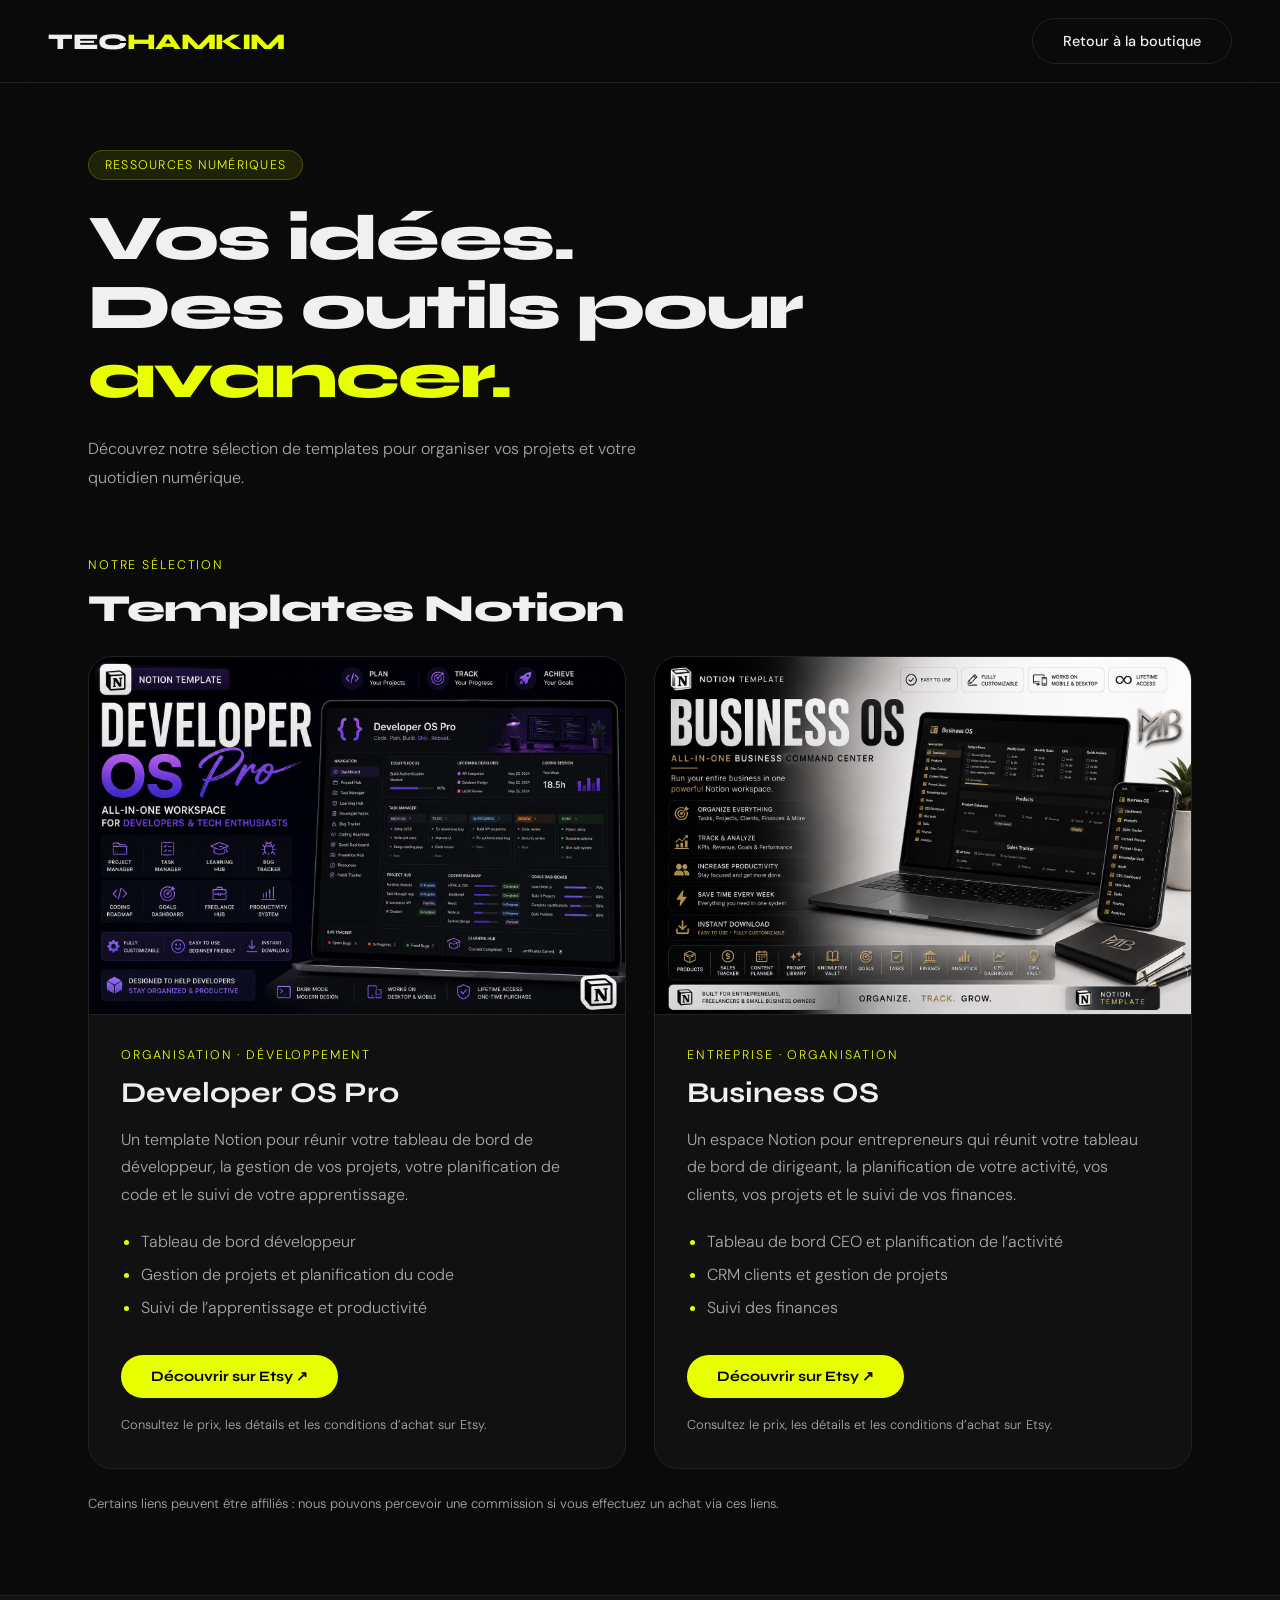
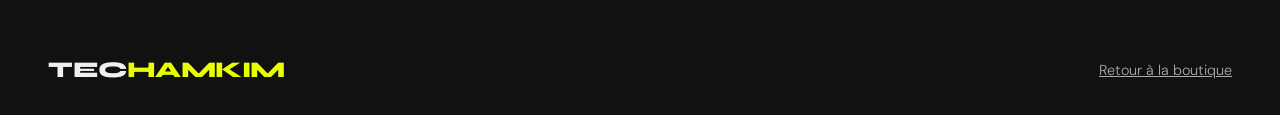
<file: ressources.html>
<!DOCTYPE html>
<html lang="fr">
<head>
  <meta charset="UTF-8">
  <meta name="viewport" content="width=device-width, initial-scale=1.0">
  <title>Ressources numériques — TecHamkim</title>
  <meta name="description" content="Découvrez nos templates Notion : Developer OS Pro pour vos projets de développement et Business OS pour organiser votre entreprise, vos clients et vos finances.">
  <meta name="theme-color" content="#0a0a0a">
  <link rel="stylesheet" href="style.css">
  <link rel="stylesheet" href="ressources.css">
</head>
<body class="resources-page">
  <nav aria-label="Navigation principale">
    <a class="logo" href="index.html" aria-label="TecHamkim — Accueil">TEC<span>HAMKIM</span></a>
    <a class="btn-ghost" href="index.html">Retour à la boutique</a>
  </nav>
  <main id="main-content" class="resources-main">
    <header class="resources-intro">
      <p class="hero-tag">Ressources numériques</p>
      <h1>Vos idées.<br>Des outils pour <em>avancer.</em></h1>
      <p>Découvrez notre sélection de templates pour organiser vos projets et votre quotidien numérique.</p>
    </header>
    <section aria-labelledby="notion-title">
      <p class="section-label">Notre sélection</p>
      <h2 id="notion-title" class="section-title">Templates Notion</h2>
      <div class="resources-grid">
      <article class="resource-card" aria-labelledby="developer-title">
        <div class="resource-cover">
          <img src="img/etsy/developer%20os.png" alt="Developer OS Pro : aperçu du template Notion et de son tableau de bord pour développeurs" width="1536" height="1024" decoding="async">
        </div>
        <div class="resource-details">
          <p class="section-label">Organisation · Développement</p>
          <h3 id="developer-title">Developer OS Pro</h3>
          <p>Un template Notion pour réunir votre tableau de bord de développeur, la gestion de vos projets, votre planification de code et le suivi de votre apprentissage.</p>
          <ul class="resource-features">
            <li>Tableau de bord développeur</li>
            <li>Gestion de projets et planification du code</li>
            <li>Suivi de l’apprentissage et productivité</li>
          </ul>
          <a class="btn-primary" href="https://medamineben.etsy.com/listing/4522918349" target="_blank" rel="sponsored noopener noreferrer">Découvrir sur Etsy <span aria-hidden="true">↗</span><span class="resource-sr-only"> (nouvel onglet)</span></a>
          <p class="resource-note">Consultez le prix, les détails et les conditions d’achat sur Etsy.</p>
        </div>
      </article>
      <article class="resource-card" aria-labelledby="business-title">
        <div class="resource-cover">
          <img src="img/etsy/Business%20OS.png" alt="Business OS : aperçu du template Notion pour entrepreneurs sur ordinateur et mobile" width="1536" height="1024" decoding="async">
        </div>
        <div class="resource-details">
          <p class="section-label">Entreprise · Organisation</p>
          <h3 id="business-title">Business OS</h3>
          <p>Un espace Notion pour entrepreneurs qui réunit votre tableau de bord de dirigeant, la planification de votre activité, vos clients, vos projets et le suivi de vos finances.</p>
          <ul class="resource-features">
            <li>Tableau de bord CEO et planification de l’activité</li>
            <li>CRM clients et gestion de projets</li>
            <li>Suivi des finances</li>
          </ul>
          <a class="btn-primary" href="https://medamineben.etsy.com/listing/4544370881" target="_blank" rel="sponsored noopener noreferrer">Découvrir sur Etsy <span aria-hidden="true">↗</span><span class="resource-sr-only"> (nouvel onglet)</span></a>
          <p class="resource-note">Consultez le prix, les détails et les conditions d’achat sur Etsy.</p>
        </div>
      </article>
      </div>
      <p class="resource-disclosure">Certains liens peuvent être affiliés : nous pouvons percevoir une commission si vous effectuez un achat via ces liens.</p>
    </section>
  </main>
  <footer class="resources-footer">
    <a class="logo" href="index.html">TEC<span>HAMKIM</span></a>
    <a href="index.html">Retour à la boutique</a>
  </footer>
</body>
</html>
</file>
<file: style.css>
@font-face { font-family:'Syne'; font-style:normal; font-weight:400; font-display:swap; src:url('fonts/syne-400.woff2') format('woff2'); }
@font-face { font-family:'Syne'; font-style:normal; font-weight:600; font-display:swap; src:url('fonts/syne-600.woff2') format('woff2'); }
@font-face { font-family:'Syne'; font-style:normal; font-weight:700; font-display:swap; src:url('fonts/syne-700.woff2') format('woff2'); }
@font-face { font-family:'Syne'; font-style:normal; font-weight:800; font-display:swap; src:url('fonts/syne-800.woff2') format('woff2'); }
@font-face { font-family:'DM Sans'; font-style:normal; font-weight:300; font-display:swap; src:url('fonts/dm-sans-300.woff2') format('woff2'); }
@font-face { font-family:'DM Sans'; font-style:normal; font-weight:400; font-display:swap; src:url('fonts/dm-sans-400.woff2') format('woff2'); }
@font-face { font-family:'DM Sans'; font-style:normal; font-weight:500; font-display:swap; src:url('fonts/dm-sans-500.woff2') format('woff2'); }

:root {
  --bg: #0a0a0a;
  --surface: #111111;
  --surface2: #181818;
  --border: #222222;
  --accent: #e8ff00;
  --accent2: #00d4ff;
  --text: #f0f0f0;
  --muted: #666666;
  --green: #25D366;
  --card-radius: 16px;
}
*, *::before, *::after { box-sizing: border-box; margin: 0; padding: 0; }
html { scroll-behavior: smooth; }
body { background: var(--bg); color: var(--text); font-family: 'DM Sans', sans-serif; font-weight: 300; overflow-x: hidden; }

/* ── NAV ── */
nav {
  position: fixed; top: 0; left: 0; right: 0; z-index: 100;
  display: flex; align-items: center; justify-content: space-between;
  padding: 18px 48px;
  background: rgba(10,10,10,0.9);
  backdrop-filter: blur(20px);
  border-bottom: 1px solid var(--border);
}
.logo { font-family: 'Syne', sans-serif; font-weight: 800; font-size: 1.4rem; letter-spacing: -0.02em; }
.logo span { color: var(--accent); }
.nav-links { display: flex; gap: 32px; list-style: none; }
.nav-links a { color: var(--muted); text-decoration: none; font-size: 0.85rem; letter-spacing: 0.06em; text-transform: uppercase; transition: color .2s; }
.nav-links a:hover { color: var(--text); }
.nav-actions { display: flex; gap: 12px; align-items: center; }
.cart-btn {
  position: relative; background: var(--surface2);
  border: 1px solid var(--border); color: var(--text);
  padding: 10px 20px; border-radius: 40px; cursor: pointer;
  font-family: 'DM Sans', sans-serif; font-size: 0.9rem;
  transition: border-color .2s;
}
.cart-btn:hover { border-color: var(--accent); }
.hamburger {
  display: none;
  background: var(--surface2); border: 1px solid var(--border); color: var(--text);
  width: 44px; height: 44px; border-radius: 50%;
  font-size: 1.2rem; cursor: pointer;
  align-items: center; justify-content: center;
}
.hamburger:hover { border-color: var(--accent); }
.cart-count {
  position: absolute; top: -6px; right: -6px;
  background: var(--accent); color: #000;
  font-weight: 700; font-size: 0.7rem;
  width: 20px; height: 20px; border-radius: 50%;
  display: flex; align-items: center; justify-content: center;
}

/* ── HERO ── */
.hero {
  min-height: 100vh;
  display: grid; grid-template-columns: 1fr 1fr;
  align-items: center; padding: 120px 48px 80px; gap: 60px;
  position: relative; overflow: hidden;
}
.hero::before { content: ''; position: absolute; top: -200px; right: -200px; width: 600px; height: 600px; background: radial-gradient(circle, rgba(232,255,0,0.07) 0%, transparent 70%); pointer-events: none; }
.hero::after  { content: ''; position: absolute; bottom: -100px; left: 200px; width: 400px; height: 400px; background: radial-gradient(circle, rgba(0,212,255,0.05) 0%, transparent 70%); pointer-events: none; }
.hero-tag { display: inline-block; background: rgba(232,255,0,0.1); color: var(--accent); padding: 6px 16px; border-radius: 40px; font-size: 0.78rem; letter-spacing: 0.1em; text-transform: uppercase; margin-bottom: 24px; border: 1px solid rgba(232,255,0,0.2); }
.hero h1 { font-family: 'Syne', sans-serif; font-size: clamp(2.8rem, 4.5vw, 5rem); font-weight: 800; line-height: 1.0; letter-spacing: -0.03em; margin-bottom: 24px; }
.hero h1 em { color: var(--accent); font-style: normal; }
.hero p { color: var(--muted); font-size: 1.05rem; line-height: 1.7; max-width: 440px; margin-bottom: 40px; }
.hero-cta { display: flex; gap: 16px; flex-wrap: wrap; }
.btn-primary { background: var(--accent); color: #000; padding: 13px 30px; border-radius: 40px; font-family: 'Syne', sans-serif; font-weight: 700; font-size: 0.9rem; cursor: pointer; border: none; transition: transform .2s, box-shadow .2s; text-decoration: none; display: inline-block; }
.btn-primary:hover { transform: translateY(-2px); box-shadow: 0 8px 32px rgba(232,255,0,0.25); }
.btn-ghost { background: transparent; color: var(--text); padding: 13px 30px; border-radius: 40px; font-family: 'DM Sans', sans-serif; font-weight: 500; font-size: 0.9rem; cursor: pointer; border: 1px solid var(--border); transition: border-color .2s; text-decoration: none; display: inline-block; }
.btn-ghost:hover { border-color: var(--text); }
.stats-row { display: flex; gap: 40px; margin-top: 56px; }
.stat-num { font-family: 'Syne', sans-serif; font-size: 1.8rem; font-weight: 800; }
.stat-label { color: var(--muted); font-size: 0.82rem; }
.hero-visual { display: flex; justify-content: center; }
.product-showcase { width: 100%; max-width: 400px; background: var(--surface); border: 1px solid var(--border); border-radius: 24px; padding: 36px; position: relative; overflow: hidden; }
.product-showcase::before { content: ''; position: absolute; top: 0; left: 0; right: 0; height: 3px; background: linear-gradient(90deg, var(--accent), var(--accent2)); }
.showcase-img { width: 100%; height: 180px; object-fit: cover; border-radius: 12px; margin-bottom: 20px; }
.showcase-img-placeholder { width: 100%; height: 180px; background: var(--surface2); border-radius: 12px; display: flex; align-items: center; justify-content: center; font-size: 72px; margin-bottom: 20px; }

/* ── SELLER CARD ── */
.seller-section { padding: 60px 48px; background: var(--surface); }
.seller-card {
  max-width: 860px; margin: 0 auto;
  background: var(--bg); border: 1px solid var(--border);
  border-radius: 24px; padding: 40px;
  display: grid; grid-template-columns: auto 1fr auto;
  align-items: center; gap: 32px;
  position: relative; overflow: hidden;
}
.seller-card::before { content: ''; position: absolute; left: 0; top: 0; bottom: 0; width: 4px; background: linear-gradient(180deg, var(--accent), var(--accent2)); }
.seller-avatar {
  width: 80px; height: 80px; border-radius: 50%;
  background: linear-gradient(135deg, var(--accent), var(--accent2));
  display: flex; align-items: center; justify-content: center;
  font-size: 2rem; font-weight: 800; font-family: 'Syne', sans-serif;
  color: #000; flex-shrink: 0; overflow: hidden;
}
.seller-avatar img { width: 100%; height: 100%; object-fit: cover; }
.seller-info h3 { font-family: 'Syne', sans-serif; font-weight: 800; font-size: 1.3rem; margin-bottom: 6px; }
.seller-info p { color: var(--muted); font-size: 0.9rem; line-height: 1.6; }
.seller-meta { display: flex; flex-wrap: wrap; gap: 10px; margin-top: 14px; }
.seller-badge { display: flex; align-items: center; gap: 6px; background: var(--surface); border: 1px solid var(--border); padding: 6px 14px; border-radius: 30px; font-size: 0.82rem; color: var(--muted); }
.seller-badge span { color: var(--accent); }
.seller-wa-btn {
  background: var(--green); color: #fff;
  padding: 14px 22px; border-radius: 40px; border: none;
  font-family: 'Syne', sans-serif; font-weight: 700; font-size: 0.88rem;
  cursor: pointer; display: flex; align-items: center; gap: 8px;
  white-space: nowrap; transition: transform .2s, box-shadow .2s;
  text-decoration: none;
}
.seller-wa-btn:hover { transform: translateY(-2px); box-shadow: 0 8px 24px rgba(37,211,102,0.3); }

/* ── SECTIONS ── */
section.main-section { padding: 90px 48px; }
.section-label { color: var(--accent); font-size: 0.78rem; letter-spacing: 0.15em; text-transform: uppercase; margin-bottom: 12px; }
.section-title { font-family: 'Syne', sans-serif; font-size: clamp(1.8rem, 3vw, 2.8rem); font-weight: 800; letter-spacing: -0.02em; margin-bottom: 48px; }

/* ── CATEGORIES ── */
.cat-grid { display: grid; grid-template-columns: repeat(auto-fit, minmax(140px, 1fr)); gap: 14px; }
.cat-card { background: var(--surface2); border: 1px solid var(--border); border-radius: var(--card-radius); padding: 26px 18px; cursor: pointer; transition: border-color .2s, transform .2s; text-align: center; font-family: inherit; }
.cat-card:hover, .cat-card.active { border-color: var(--accent); transform: translateY(-3px); }
.cat-icon { font-size: 34px; margin-bottom: 10px; }
.cat-name { font-family: 'Syne', sans-serif; font-weight: 700; font-size: 0.9rem; margin-bottom: 4px; }
.cat-count { color: var(--muted); font-size: 0.8rem; }

/* ── SEARCH BAR ── */
.search-wrap { position: relative; display: flex; align-items: center; }
.search-icon { position: absolute; left: 16px; font-size: 0.9rem; opacity: 0.7; pointer-events: none; }
.search-input {
  background: var(--surface2); border: 1px solid var(--border); color: var(--text);
  border-radius: 40px; padding: 13px 40px 13px 44px; font-size: 0.9rem;
  font-family: 'DM Sans', sans-serif; width: 300px; max-width: 100%;
  transition: border-color .2s, width .25s;
}
.search-input::placeholder { color: var(--muted); }
.search-input:focus { outline: none; border-color: var(--accent); width: 340px; }
.search-clear {
  position: absolute; right: 10px; background: var(--surface); border: 1px solid var(--border);
  color: var(--muted); width: 26px; height: 26px; border-radius: 50%;
  cursor: pointer; font-size: 0.72rem; display: none; align-items: center; justify-content: center;
}
.search-clear:hover { color: var(--text); border-color: var(--accent); }
.sort-select {
  background: var(--surface2); border: 1px solid var(--border); color: var(--text);
  border-radius: 40px; padding: 13px 16px; font-size: 0.88rem;
  font-family: 'DM Sans', sans-serif; cursor: pointer; transition: border-color .2s;
}
.sort-select:focus { outline: none; border-color: var(--accent); }
.sort-select option { background: var(--surface2); color: var(--text); }
.no-results { grid-column: 1 / -1; text-align: center; padding: 80px 20px; color: var(--muted); font-size: 1rem; }

/* ── PRODUCTS GRID ── */
.products-grid { display: grid; grid-template-columns: repeat(3, 1fr); gap: 24px; }

/* ── PRODUCT CARD ── */
.product-card { background: var(--surface); border: 1px solid var(--border); border-radius: var(--card-radius); overflow: hidden; transition: transform .25s, box-shadow .25s; cursor: pointer; }
.product-card:hover { transform: translateY(-6px); border-color: var(--accent); box-shadow: 0 0 0 1px rgba(232,255,0,0.35), 0 0 26px rgba(232,255,0,0.16), 0 0 52px rgba(0,212,255,0.10), 0 24px 60px rgba(0,0,0,0.55); }
.product-img-wrap { position: relative; height: 220px; background: var(--surface2); overflow: hidden; }
.product-img-wrap picture { display: block; width: 100%; height: 100%; }
.product-img-wrap img { width: 100%; height: 100%; object-fit: cover; transition: transform .4s; }
.product-card:hover .product-img-wrap img { transform: scale(1.05); }
.product-img-placeholder { width: 100%; height: 100%; display: flex; align-items: center; justify-content: center; font-size: 64px; }
.badge { position: absolute; top: 12px; left: 12px; font-size: 0.7rem; font-weight: 700; letter-spacing: 0.05em; padding: 4px 10px; border-radius: 20px; text-transform: uppercase; }
.badge.new  { background: var(--accent2); color: #000; }
.badge.sale { background: #ff4444; color: #fff; }
.quick-view-btn { position: absolute; bottom: 12px; right: 12px; background: rgba(10,10,10,0.85); border: 1px solid var(--border); color: var(--text); padding: 7px 14px; border-radius: 30px; font-size: 0.78rem; cursor: pointer; opacity: 0; transition: opacity .2s; }
.product-card:hover .quick-view-btn { opacity: 1; }
.product-body { padding: 20px; }
.product-brand { color: var(--muted); font-size: 0.78rem; text-transform: uppercase; letter-spacing: 0.08em; margin-bottom: 4px; }
.product-name { font-family: 'Syne', sans-serif; font-weight: 700; font-size: 1rem; margin-bottom: 6px; line-height: 1.3; }
.product-desc { color: var(--muted); font-size: 0.82rem; margin-bottom: 12px; line-height: 1.5; display: -webkit-box; -webkit-line-clamp: 2; -webkit-box-orient: vertical; overflow: hidden; }
.product-rating { color: var(--accent); font-size: 0.82rem; margin-bottom: 14px; }
.product-footer { display: flex; align-items: center; justify-content: space-between; gap: 8px; }
.price-wrap { display: flex; align-items: baseline; gap: 8px; flex-wrap: wrap; }
.product-price { font-family: 'Syne', sans-serif; font-weight: 700; font-size: 1.1rem; }
.product-old { color: var(--muted); text-decoration: line-through; font-size: 0.8rem; }
.wa-order-btn { background: var(--green); color: #fff; border: none; padding: 9px 14px; border-radius: 30px; cursor: pointer; font-size: 0.82rem; font-family: 'DM Sans', sans-serif; font-weight: 500; display: flex; align-items: center; gap: 5px; transition: transform .15s, box-shadow .15s; white-space: nowrap; flex-shrink: 0; }
.wa-order-btn:hover { transform: translateY(-1px); box-shadow: 0 4px 16px rgba(37,211,102,0.35); }

/* ── PRODUCT MODAL ── */
.modal-overlay { position: fixed; inset: 0; background: rgba(0,0,0,0.82); z-index: 300; opacity: 0; pointer-events: none; transition: opacity .3s; display: flex; align-items: center; justify-content: center; padding: 24px; }
.modal-overlay.open { opacity: 1; pointer-events: all; }
.modal { background: var(--surface); border: 1px solid var(--border); border-radius: 24px; max-width: 780px; width: 100%; max-height: 90vh; overflow-y: auto; transform: scale(0.92) translateY(20px); transition: transform .3s cubic-bezier(.4,0,.2,1); position: relative; }
.modal-overlay.open .modal { transform: scale(1) translateY(0); }
.modal-img { width: 100%; height: 320px; object-fit: cover; border-radius: 24px 24px 0 0; display: block; }
.modal-img-wrap picture { display: block; }
.modal-img-placeholder { width: 100%; height: 320px; background: var(--surface2); border-radius: 24px 24px 0 0; display: flex; align-items: center; justify-content: center; font-size: 96px; }
.modal-body { padding: 32px; }
.modal-brand { color: var(--muted); font-size: 0.82rem; text-transform: uppercase; letter-spacing: 0.1em; margin-bottom: 8px; }
.modal-name { font-family: 'Syne', sans-serif; font-size: 1.8rem; font-weight: 800; letter-spacing: -0.02em; margin-bottom: 12px; }
.modal-desc { color: var(--muted); line-height: 1.7; margin-bottom: 24px; font-size: 0.95rem; }
.modal-price-row { display: flex; align-items: center; gap: 16px; margin-bottom: 28px; flex-wrap: wrap; }
.modal-price { font-family: 'Syne', sans-serif; font-size: 2rem; font-weight: 800; color: var(--accent); }
.modal-old { color: var(--muted); text-decoration: line-through; font-size: 1.1rem; }
.modal-actions { display: flex; gap: 12px; flex-wrap: wrap; }
.modal-wa-btn { background: var(--green); color: #fff; border: none; padding: 14px 26px; border-radius: 40px; cursor: pointer; font-family: 'Syne', sans-serif; font-weight: 700; font-size: 0.92rem; display: flex; align-items: center; gap: 8px; transition: transform .2s, box-shadow .2s; }
.modal-wa-btn:hover { transform: translateY(-2px); box-shadow: 0 8px 24px rgba(37,211,102,0.35); }
.modal-close { position: absolute; top: 16px; right: 16px; background: rgba(10,10,10,0.75); border: 1px solid var(--border); color: var(--text); width: 38px; height: 38px; border-radius: 50%; cursor: pointer; font-size: 1rem; display: flex; align-items: center; justify-content: center; z-index: 1; }
.modal-specs { margin-top: 24px; padding-top: 24px; border-top: 1px solid var(--border); }
.modal-specs h4 { font-family: 'Syne', sans-serif; font-weight: 700; margin-bottom: 14px; }
.specs-grid { display: grid; grid-template-columns: 1fr 1fr; gap: 10px; }
.spec-item { background: var(--surface2); border-radius: 10px; padding: 12px 16px; }
.spec-key { color: var(--muted); font-size: 0.76rem; text-transform: uppercase; letter-spacing: 0.06em; margin-bottom: 3px; }
.spec-val { font-size: 0.9rem; font-weight: 500; }

/* ── PROMO BANNER ── */
.promo-banner { margin: 0 48px 80px; background: var(--surface); border: 1px solid var(--border); border-radius: 24px; padding: 56px; display: grid; grid-template-columns: 1fr auto; align-items: center; gap: 40px; position: relative; overflow: hidden; }
.promo-banner::before { content: ''; position: absolute; right: -80px; top: -80px; width: 300px; height: 300px; background: radial-gradient(circle, rgba(232,255,0,0.1), transparent 70%); pointer-events: none; }
.promo-tag { color: var(--accent); font-size: 0.78rem; letter-spacing: 0.15em; text-transform: uppercase; margin-bottom: 12px; }
.promo-title { font-family: 'Syne', sans-serif; font-size: clamp(1.8rem, 3vw, 2.4rem); font-weight: 800; letter-spacing: -0.02em; margin-bottom: 14px; }
.promo-title em { color: var(--accent); font-style: normal; }
.promo-sub { color: var(--muted); max-width: 400px; line-height: 1.6; margin-bottom: 28px; }

/* ── CART DRAWER ── */
.cart-overlay { position: fixed; inset: 0; background: rgba(0,0,0,0.7); z-index: 200; opacity: 0; pointer-events: none; transition: opacity .3s; }
.cart-overlay.open { opacity: 1; pointer-events: all; }
.cart-drawer { position: fixed; top: 0; right: 0; bottom: 0; width: 400px; background: var(--surface); border-left: 1px solid var(--border); z-index: 201; padding: 32px; display: flex; flex-direction: column; transform: translateX(100%); transition: transform .3s cubic-bezier(.4,0,.2,1); }
.cart-drawer.open { transform: translateX(0); }
.cart-header { display: flex; justify-content: space-between; align-items: center; margin-bottom: 28px; }
.cart-header h2 { font-family: 'Syne', sans-serif; font-size: 1.3rem; font-weight: 800; }
.close-btn { background: var(--surface2); border: 1px solid var(--border); color: var(--text); width: 36px; height: 36px; border-radius: 50%; cursor: pointer; font-size: 1rem; }
.cart-items { flex: 1; overflow-y: auto; }
.cart-item { display: flex; gap: 14px; padding: 14px 0; border-bottom: 1px solid var(--border); align-items: center; }
.cart-item-img { width: 56px; height: 56px; border-radius: 10px; background: var(--surface2); overflow: hidden; flex-shrink: 0; display: flex; align-items: center; justify-content: center; font-size: 28px; }
.cart-item-img img { width: 100%; height: 100%; object-fit: cover; }
.cart-item-info { flex: 1; min-width: 0; }
.cart-item-name { font-family: 'Syne', sans-serif; font-weight: 600; font-size: 0.88rem; margin-bottom: 3px; white-space: nowrap; overflow: hidden; text-overflow: ellipsis; }
.cart-item-price { color: var(--accent); font-weight: 600; font-size: 0.88rem; }
.cart-item-qty { display: flex; align-items: center; gap: 8px; margin-top: 6px; }
.qty-btn { background: var(--surface); border: 1px solid var(--border); color: var(--text); width: 24px; height: 24px; border-radius: 6px; cursor: pointer; font-size: 0.8rem; }
.qty-num { font-size: 0.82rem; min-width: 18px; text-align: center; }
.remove-btn { background: none; border: none; color: var(--muted); cursor: pointer; font-size: 1rem; transition: color .2s; flex-shrink: 0; }
.remove-btn:hover { color: #ff4444; }
.cart-footer { margin-top: 20px; }
.cart-total { display: flex; justify-content: space-between; padding: 16px 0; border-top: 1px solid var(--border); margin-bottom: 12px; }
.cart-total span:last-child { font-family: 'Syne', sans-serif; font-weight: 800; font-size: 1.2rem; color: var(--accent); }
.cart-wa-btn { width: 100%; background: var(--green); color: #fff; border: none; padding: 14px; border-radius: 40px; font-family: 'Syne', sans-serif; font-weight: 700; font-size: 0.95rem; cursor: pointer; display: flex; align-items: center; justify-content: center; gap: 8px; transition: transform .2s, box-shadow .2s; }
.cart-wa-btn:hover { transform: translateY(-2px); box-shadow: 0 6px 20px rgba(37,211,102,0.3); }
.empty-cart { text-align: center; padding: 60px 0; color: var(--muted); }
.empty-cart .empty-icon { font-size: 48px; margin-bottom: 16px; }

/* ── FOOTER ── */
footer { background: var(--surface); border-top: 1px solid var(--border); padding: 60px 48px 32px; }
.footer-grid { display: grid; grid-template-columns: 2fr 1fr 1fr 1fr; gap: 48px; margin-bottom: 48px; }
.footer-brand p { color: var(--muted); font-size: 0.88rem; line-height: 1.7; margin-top: 16px; max-width: 280px; }
.footer-col h4 { font-family: 'Syne', sans-serif; font-weight: 700; font-size: 0.92rem; margin-bottom: 18px; }
.footer-col ul { list-style: none; }
.footer-col li { margin-bottom: 10px; }
.footer-col a { color: var(--muted); text-decoration: none; font-size: 0.88rem; transition: color .2s; }
.footer-col a:hover { color: var(--text); }
.footer-bottom { border-top: 1px solid var(--border); padding-top: 24px; display: flex; justify-content: space-between; align-items: center; }
.footer-bottom p { color: var(--muted); font-size: 0.82rem; }

/* ── FOOTER SOCIAL ICONS ── */
.footer-social {
  display: flex;
  justify-content: center;
  align-items: center;
  gap: 20px;
  padding: 32px 0;
  margin-top: 8px;
}
.social-icon {
  display: flex;
  align-items: center;
  justify-content: center;
  width: 48px;
  height: 48px;
  border-radius: 50%;
  background: var(--surface2);
  border: 1px solid var(--border);
  color: var(--muted);
  transition: all 0.3s ease;
}
.social-icon svg {
  width: 20px;
  height: 20px;
}
.social-icon:hover {
  background: var(--accent);
  border-color: var(--accent);
  color: #000;
  transform: translateY(-4px);
  box-shadow: 0 8px 24px rgba(232, 255, 0, 0.25);
}

/* ── TOAST ── */
.toast { position: fixed; bottom: 32px; left: 50%; transform: translateX(-50%) translateY(80px); background: var(--surface); border: 1px solid var(--accent); color: var(--text); padding: 13px 26px; border-radius: 40px; font-size: 0.88rem; z-index: 400; transition: transform .3s cubic-bezier(.4,0,.2,1); white-space: nowrap; }
.toast.show { transform: translateX(-50%) translateY(0); }

@keyframes fadeUp { from { opacity: 0; transform: translateY(30px); } to { opacity: 1; transform: translateY(0); } }

/* ── SCROLL REVEAL ── */
.reveal { opacity: 0; transform: translateY(28px); transition: opacity .6s ease, transform .6s ease; }
.reveal.visible { opacity: 1; transform: translateY(0); }

/* ── MARQUEE ── */
.marquee { overflow: hidden; background: var(--surface); border-block: 1px solid var(--border); padding: 20px 0; }
.marquee-track { display: flex; gap: 56px; width: max-content; animation: marquee 28s linear infinite; }
.marquee-track span { font-family: 'Syne', sans-serif; font-weight: 700; font-size: 1.05rem; letter-spacing: 0.12em; text-transform: uppercase; color: var(--muted); white-space: nowrap; }
.marquee:hover .marquee-track { animation-play-state: paused; }
@keyframes marquee { to { transform: translateX(-50%); } }

/* ── SHINE SWEEP ── */
.btn-primary, .wa-order-btn, .modal-wa-btn, .cart-wa-btn, .seller-wa-btn {
  position: relative; overflow: hidden;
}
.btn-primary::after, .wa-order-btn::after, .modal-wa-btn::after, .cart-wa-btn::after, .seller-wa-btn::after {
  content: ''; position: absolute; top: 0; left: -75%; width: 50%; height: 100%;
  background: linear-gradient(100deg, transparent, rgba(255,255,255,0.35), transparent);
  transform: skewX(-20deg); pointer-events: none;
}
.btn-primary:hover::after, .wa-order-btn:hover::after, .modal-wa-btn:hover::after, .cart-wa-btn:hover::after, .seller-wa-btn:hover::after {
  animation: shine .85s ease;
}
@keyframes shine { from { left: -75%; } to { left: 130%; } }

@media (prefers-reduced-motion: reduce) {
  .reveal, .marquee-track { opacity: 1; transform: none; animation: none; transition: none; }
  *, *::before, *::after { animation-duration: .01ms !important; transition-duration: .01ms !important; }
}

/* ── MOBILE ── */
@media (max-width: 900px) {
  nav { padding: 16px 20px; }
  .hamburger { display: flex; }
  .nav-links {
    display: flex; flex-direction: column; align-items: center;
    position: absolute; top: 100%; left: 0; right: 0;
    background: rgba(10,10,10,0.97);
    backdrop-filter: blur(20px);
    padding: 28px 20px; gap: 24px;
    border-bottom: 1px solid var(--border);
    transform: translateY(-120%); opacity: 0; visibility: hidden;
    transition: transform .35s cubic-bezier(.4,0,.2,1), opacity .35s, visibility .35s;
  }
  .nav-links.open { transform: translateY(0); opacity: 1; visibility: visible; }
  .nav-links a { font-size: 1rem; }
  .hero { grid-template-columns: 1fr; padding: 100px 20px 60px; }
  .hero-visual { display: none; }
  section.main-section { padding: 60px 20px; }
  .seller-section { padding: 40px 20px; }
  .seller-card { grid-template-columns: 1fr; text-align: center; padding: 28px 20px; }
  .seller-card::before { display: none; }
  .seller-avatar { margin: 0 auto; }
  .cat-grid { grid-template-columns: repeat(3, 1fr); }
  .products-grid { grid-template-columns: repeat(2, 1fr); gap: 14px; }
  .search-wrap { width: 100%; }
  .search-input, .search-input:focus { width: 100%; }
  .sort-select { flex: 1; min-width: 0; }
  .promo-banner { margin: 0 20px 60px; padding: 36px 28px; grid-template-columns: 1fr; }
  footer { padding: 48px 20px 24px; }
  .footer-grid { grid-template-columns: 1fr 1fr; gap: 28px; }
  .cart-drawer { width: 100%; }
  .specs-grid { grid-template-columns: 1fr; }
}
@media (max-width: 560px) {
  .cat-grid { grid-template-columns: repeat(2, 1fr); }
  .products-grid { grid-template-columns: 1fr; }
}
</file>
<file: ressources.css>
.resources-page .logo { color: var(--text); text-decoration: none; }
.resources-page a:focus-visible { outline: 2px solid var(--accent); outline-offset: 6px; }
.resources-main { max-width: 1200px; margin: auto; padding: 150px 48px 80px; }
.resources-intro { margin-bottom: 64px; }
.resources-intro h1 { font-family: 'Syne', sans-serif; font-size: clamp(2.5rem, 5vw, 4.6rem); font-weight: 800; line-height: 1.08; letter-spacing: -.03em; margin-bottom: 24px; }
.resources-intro em { color: var(--accent); font-style: normal; }
.resources-intro > p:last-child { max-width: 580px; color: #aaa; line-height: 1.8; }
.resources-page .section-title { margin-bottom: 24px; }
.resources-grid { display: grid; grid-template-columns: repeat(2, minmax(0, 1fr)); gap: 28px; }
.resource-card { display: flex; flex-direction: column; min-width: 0; border: 1px solid var(--border); border-radius: 24px; overflow: hidden; background: var(--surface); }
.resource-cover { display: flex; align-items: center; min-width: 0; aspect-ratio: 3 / 2; background: #050507; border-bottom: 1px solid var(--border); }
.resource-cover img { display: block; width: 100%; height: auto; }
.resource-cover-text { flex-direction: column; align-items: flex-start; justify-content: center; gap: 28px; padding: 32px; background: radial-gradient(ellipse at top left, rgba(232,255,0,.12), transparent 70%), var(--surface2); }
.resource-cover-heading { font-family: 'Syne', sans-serif; font-size: clamp(2.5rem, 4vw, 3.5rem); font-weight: 800; line-height: 1.1; }
.resource-cover-heading span { color: var(--accent); }
.resource-details { padding: 32px; display: flex; flex-direction: column; flex: 1; }
.resource-details .btn-primary { align-self: flex-start; margin-top: auto; }
.resource-details h3 { font-family: 'Syne', sans-serif; font-size: 1.8rem; margin-bottom: 16px; }
.resource-details > p:not(.section-label), .resource-features { color: #aaa; line-height: 1.7; }
.resource-features { padding-left: 20px; margin: 20px 0 28px; }
.resource-features li { margin-bottom: 6px; }
.resource-features li::marker { color: var(--accent); }
.resource-details .resource-note { font-size: .8rem; margin-top: 16px; }
.resource-disclosure { color: #aaa; font-size: .82rem; line-height: 1.7; margin-top: 24px; max-width: 760px; }
.resources-footer { display: flex; align-items: center; justify-content: space-between; gap: 24px; }
.resources-footer > a:last-child { color: #aaa; font-size: .9rem; }
.resource-sr-only { position: absolute; width: 1px; height: 1px; padding: 0; margin: -1px; overflow: hidden; clip-path: inset(50%); white-space: nowrap; }
@media (max-width: 700px) {
  .resources-main { padding: 120px 20px 56px; }
  .resources-intro { margin-bottom: 40px; }
  .resources-grid { grid-template-columns: 1fr; }
  .resource-details { padding: 28px; }
  .resources-page nav .btn-ghost { font-size: .75rem; padding: 10px 14px; }
  .resources-page nav .logo { font-size: 1.1rem; }
  .resources-footer { flex-wrap: wrap; }
}
</file>
